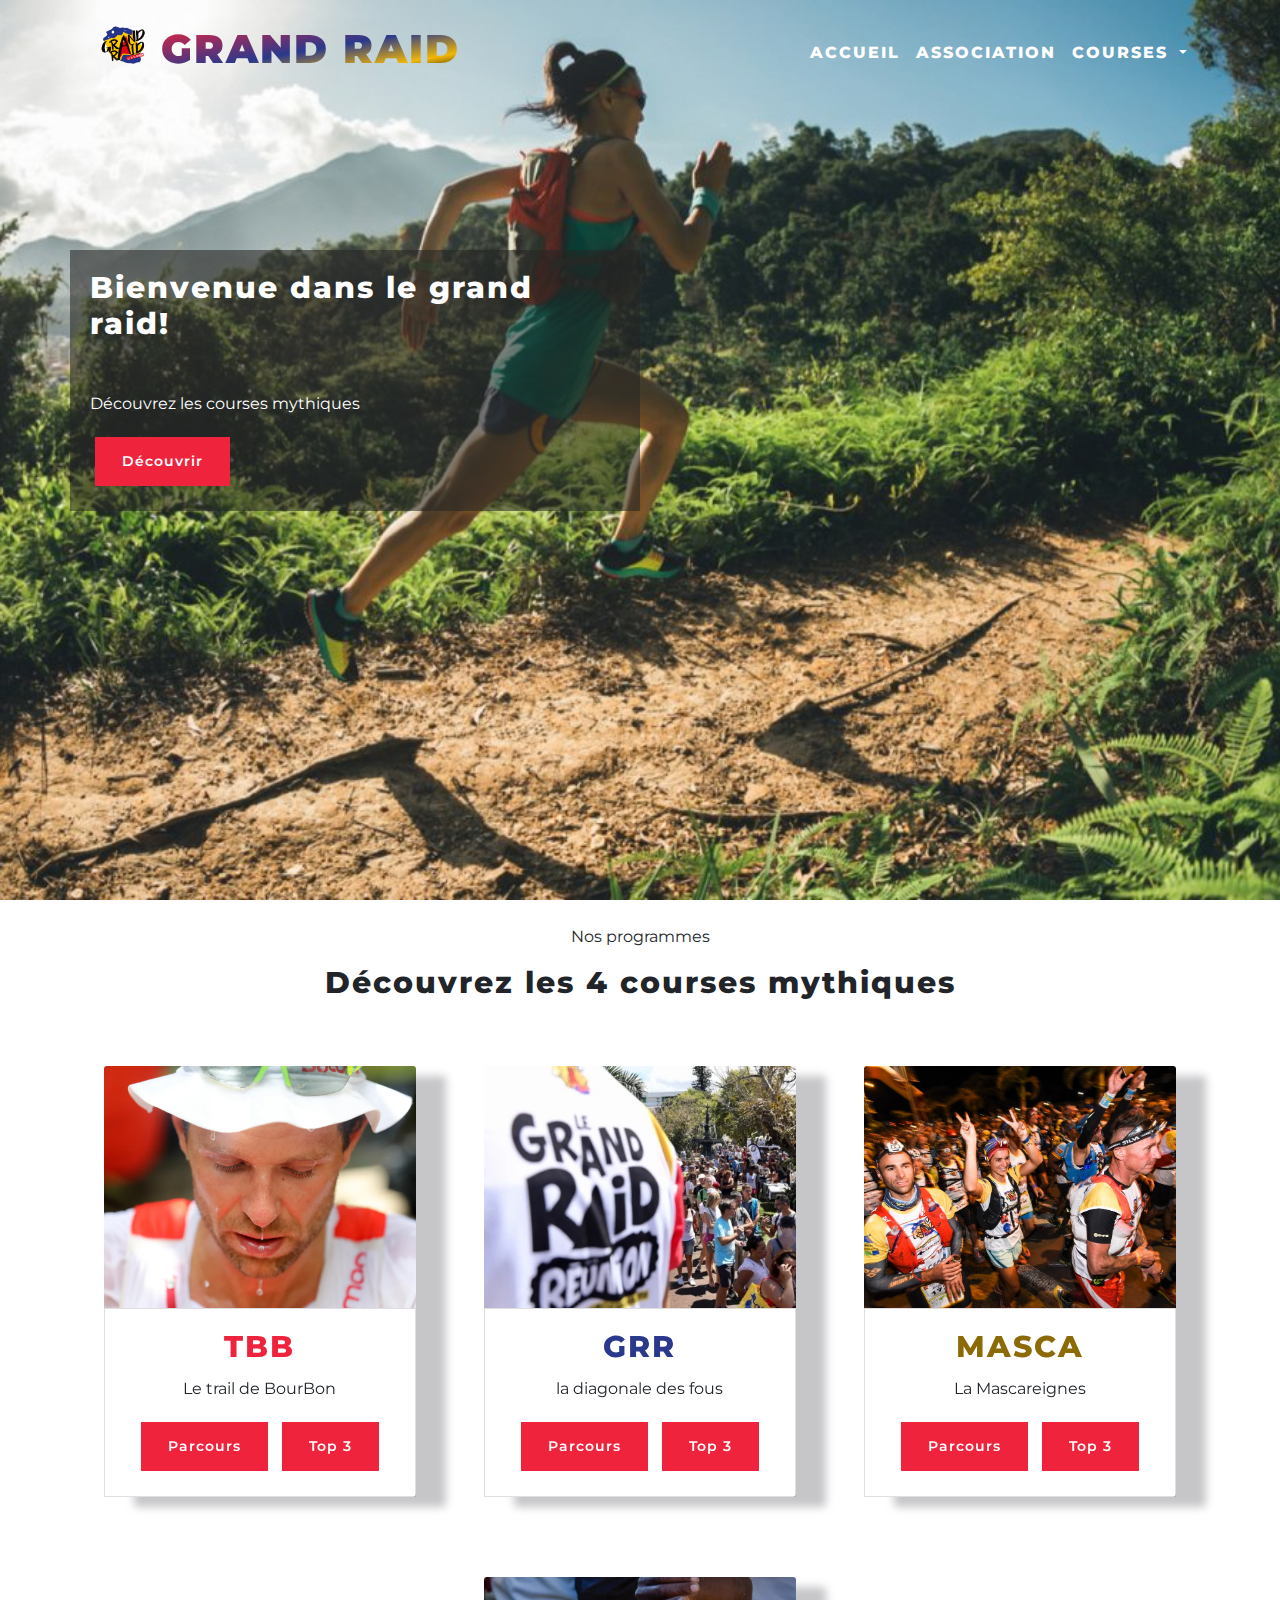
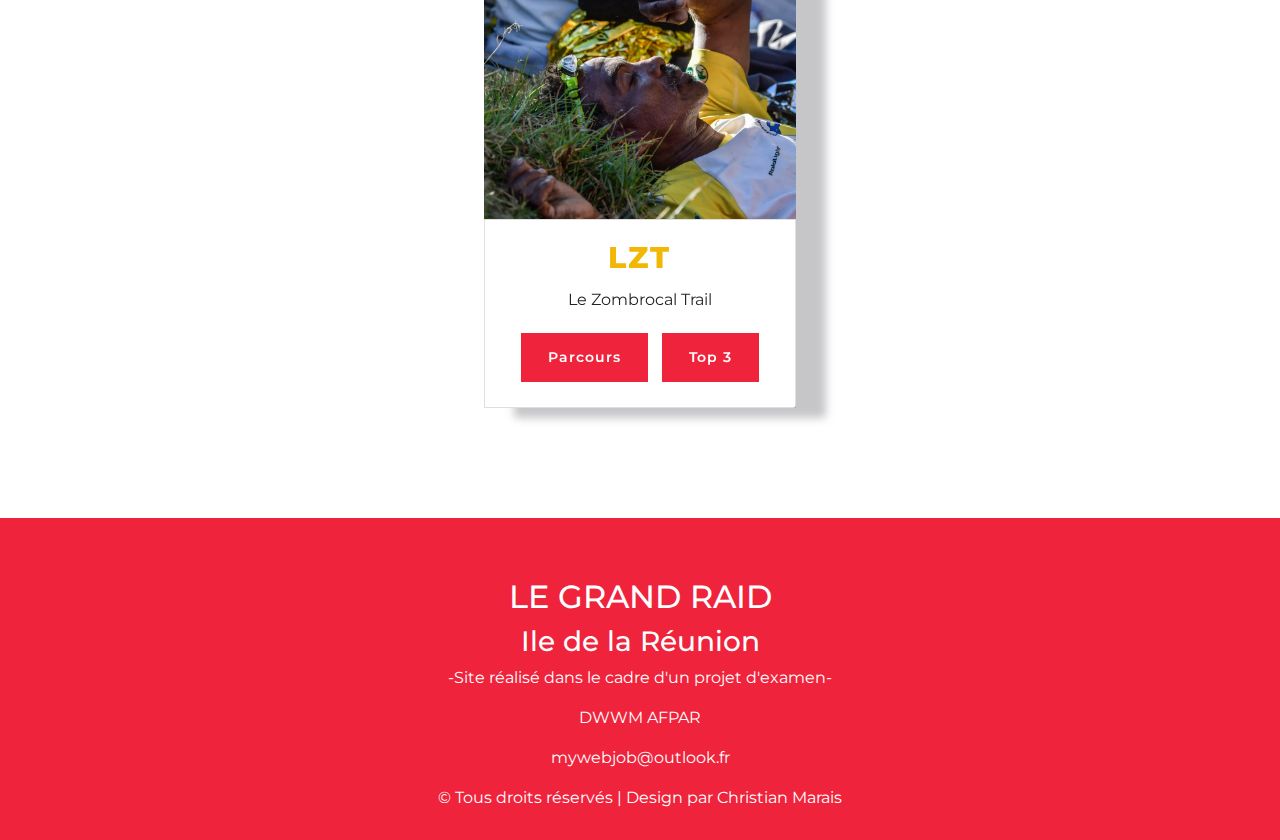
<file: assets/files/Grand_Raid/index.html>
<!DOCTYPE hmtl>
<html>
  <head>
    <meta charset="utf-8">
    <meta name="viewport" content="width=device-width, initial-scale=1.0">
    <title>
      Le grand raid
    </title>
    <link href="images/logo.png" rel="icon">
    <!-- CSS -->       
    <link rel="stylesheet" href="asset\bootstrap-4.6.0-dist\bootstrap-4.6.0-dist\css\bootstrap.min.css" />
    <link rel="stylesheet" href="asset\leaflet\leaflet.css" />
    <link rel="stylesheet" type="text/css" href="asset\Leaflet.markercluster-0.2\dist\MarkerCluster.css" />

    <link rel="stylesheet" href="asset\css\styles.css"/>
  </head>

  <body>
    <header class="header sticky" id="header-page-accueil">
        <div class="container">
          <nav class="navbar navbar-expand-lg fixed-top-navbar navbar-light">
            <a class="navbar-brand" href="#">
                <img src="images/logo.png" class="logo"alt="logo">
                <h1>GRAND RAID</h1>
            </a>
            <button class="navbar-toggler" type="button" data-toggle="collapse" data-target="#navbarNav" aria-controls="navbarNav" aria-expanded="false" aria-label="Toggle navigation">
              <span class="navbar-toggler-icon"></span>
            </button>
          
            <div class="collapse navbar-collapse nav-link-color" id="navbarNav">
              <ul class="navbar-nav ml-lg-auto">
                <li class="nav-item active text-white">
                  <a class="nav-link nav-link-color" href="index.html">Accueil <span class="sr-only">(current)</span></a>
                </li>
                <li class="nav-item">
                  <a class="nav-link nav-link-color" href="pages\lassociation.html">Association</a>
                </li>
                <li class="nav-item dropdown">
                  <a class="nav-link nav-link-color dropdown-toggle" href="#" id="navbarDropdown" role="button" data-toggle="dropdown" aria-expanded="false">
                    Courses
                  </a>
                  <div class="dropdown-menu" aria-labelledby="navbarDropdown">
                    <a class="dropdown-item" href="pages\letraildebourbon.html">TBB</a>
                    <div class="dropdown-divider"></div>
                    <a class="dropdown-item" href="pages\letraildebourbon.html">GRR</a>
                    <div class="dropdown-divider"></div>
                    <a class="dropdown-item" href="pages\letraildebourbon.html">MASCA</a>
                    <div class="dropdown-divider"></div>
                    <a class="dropdown-item" href="pages\letraildebourbon.html">LZT</a>
                  </div>
                </li>
              </ul>
            </div>
          </nav>
        </div>
    </header>
    <section class="banniere">
        <div class="container">
          <div class="row">
            <div class="col-sm-6 text-white banniere-contenu">
              <h2>
                Bienvenue dans le grand raid!
              </h2>
              <p>
                Découvrez les courses mythiques
              </p>
              <a href='#course-section' type='button' class="btn btn-primary btnCTA">
              Découvrir 
              </a>
              
            </div>
          </div>
        </div>
      </section>
        <!-- Team Start -->
    <section class="course-section" id="course-section">
      <div class=" text-center">
        <p>Nos programmes</p>
        <h2>Découvrez les 4 courses mythiques</h2>
      </div>
      <div class="container">
        <div class="row text-center course-contenu">
            <div class="col-12 col-sm-6 col-md-4 col-lg-3 cards">
                <div class="card">
                    <img src="images/4.webp" class="card-img-top" alt="...">
                    <div class="card-body ">
                        <h2 class="card-title color-secondaire">TBB</h2>
                        <p class="card-text">Le trail de BourBon </p>
                        <a href="pages\letraildebourbon.html" class="btn btn-primary">Parcours</a>
                        <a href="pages\letraildebourbon.html?top3" class="btn btn-primary">Top 3</a>
                    </div>
                </div>
            </div>

            <div class="col-12 col-sm-6 col-md-4 col-lg-3 cards">
                <div class="card">
                    <img src="images/1.webp" class="card-img-top " alt="...">
                    <div class="card-body ">
                        <h2 class="card-title color-primaire">GRR</h2>
                        <p class="card-text">la diagonale des fous</p>
                        <a href="pages\letraildebourbon.html" class="btn btn-primary">Parcours</a>
                        <a href="pages\letraildebourbon.html?top3" class="btn btn-primary">Top 3</a>
                    </div>
                </div>
            </div>

            <div class="col-12 col-sm-6 col-md-4 col-lg-3 cards">
                <div class="card">
                    <img src="images/2.webp" class="card-img-top" alt="...">
                    <div class="card-body ">
                        <h2 class="card-title color-quatrieme">MASCA</h2>
                        <p class="card-text">La Mascareignes</p>
                        <a href="pages\letraildebourbon.html" class="btn btn-primary">Parcours</a>
                        <a href="pages\letraildebourbon.html?top3" class="btn btn-primary">Top 3</a>
                    </div>
                </div>
            </div>
            <div class="col-12 col-sm-6 col-md-4 col-lg-3 cards">
                <div class="card">
                    <img src="images/3.webp" class="card-img-top" alt="...">
                    <div class="card-body ">
                        <h2 class="card-title color-tertiaire">LZT</h2>
                        <p class="card-text">Le Zombrocal Trail</p>
                        <a href="pages\letraildebourbon.html" class="btn btn-primary">Parcours</a>
                        <a href="pages\letraildebourbon.html?top3" class="btn btn-primary">Top 3</a>
                    </div>
                </div>
            </div>
        </div>
      </div>
    </section>
    <footer class="footer text-center text-white">
        <div class="container-fluid">
          <div class="container">
            <div>
              <h2>LE GRAND RAID</h2>
              <h3>Ile de la Réunion</h3>
              <div>
                <p>-Site réalisé dans le cadre d'un projet d'examen-</p>
                <p>DWWM AFPAR</p>
                <p>mywebjob@outlook.fr</p>
              </div>
            </div>
          </div>
          <div>
            <p class="copyright">&copy; Tous droits réservés | Design par Christian Marais</p>
          </div>
        </div>
    </footer>
    <script src="asset\Jquery\jquery.js"></script>
    <script src="asset\bootstrap-4.6.0-dist\bootstrap-4.6.0-dist\js\bootstrap.bundle.min.js" ></script>
    <script src="asset\leaflet\leaflet.js"></script>
    <script type='text/javascript' src='asset\Leaflet.markercluster-0.2\dist\marcluster.js'></script>
    <script type='text/javascript' src='asset\script.js'></script>
  </body>
</html>
</file>
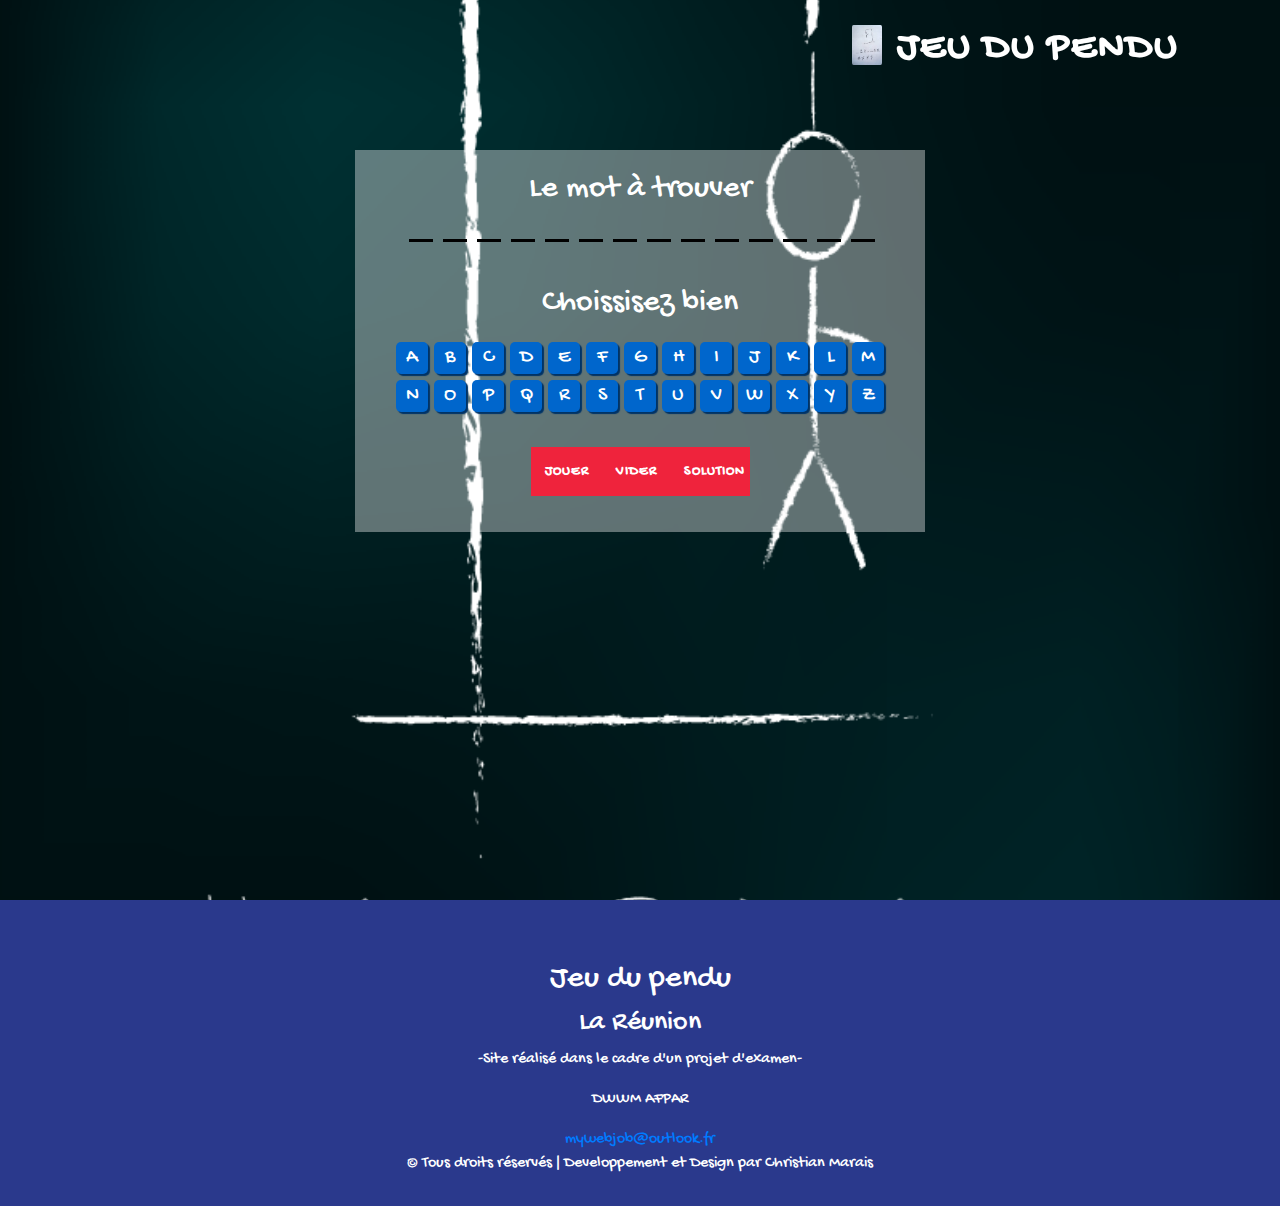
<file: assets/files/lependu/index.html>
<!DOCTYPE hmtl>
<html>
  <head>
    <meta charset="utf-8">
    <meta name="viewport" content="width=device-width, initial-scale=1.0">
    <title>
      Jeu du Pendu
    </title>
    <link href="images/logo.png" rel="icon">
    <!-- CSS -->       
    <link rel="stylesheet" href="asset\bootstrap-4.6.0-dist\bootstrap-4.6.0-dist\css\bootstrap.min.css" />
    <link rel="stylesheet" href="asset\css\styles.css"/>
  </head>

  <body>
    <header class="header sticky" id="header-page-accueil">
      <div class="container">
        <nav class="navbar navbar-expand-lg fixed-top-navbar navbar-light ">
          <a class="navbar-brand" href="#">
              <img src="images/logo.png" class="logo"alt="logo">
              <h1>Jeu du Pendu</h1>
          </a>
        </nav>
      </div>
    </header>
    <section class="banniere">
        <div class="container">
          <div class="row">
            <div class="col-sm-6 text-white banniere-contenu">
              <div class="word ">
                <div class="boite">
                  <div>
                    <form>
                      <fieldset class="clavier ">
                        <legend class="text-center">
                          <h2 class="text-white">
                            Le mot à trouver
                          </h2>
                        </legend>
                        <input readonly="readonly" class="current-letter">
                        <input readonly="readonly" class="current-letter">
                        <input readonly="readonly" class="current-letter">
                        <input readonly="readonly" class="current-letter">
                        <input readonly="readonly" class="current-letter">
                        <input readonly="readonly" class="current-letter">
                        <input readonly="readonly" class="current-letter">
                        <input readonly="readonly" class="current-letter">
                        <input readonly="readonly" class="current-letter">
                        <input readonly="readonly" class="current-letter">
                        <input readonly="readonly" class="current-letter">
                        <input readonly="readonly" class="current-letter">
                        <input readonly="readonly" class="current-letter">
                        <input readonly="readonly" class="current-letter">
                      </fieldset>
                      <p id="compteur" class="color-tertiaire">

                      </p>
                    </form>
                  </div>
                </div>
            </div>
            <div>
              <form>
                <fieldset>
                  <legend class=text-center>
                  <h2 class="text-white">
                    Choissisez bien
                  </h2>
                  </legend>
                  <div class="lettre clavier">
                    <input id="1" type="button" class="button_game button_alt" value="a">
                      
                    <input id="2" type="button" class="button_game button_alt  " value="b">
                      
                    <input id="3" type="button" class="button_game button_alt  " value="c">
                      

                    <input id="4" type="button" class="button_game button_alt  " value="d">
                      
                    <input id="5" type="button" class="button_game button_alt  " value="e">
                      
                    <input id="6" type="button" class="button_game button_alt  " value="f">
                      
                    <input id="7" type="button" class="button_game button_alt  " value="g">
                      
                  
                    <input id="8" type="button" class="button_game button_alt  " value="h">
                      
                    <input id="9" type="button" class="button_game button_alt  " value="i">
                      
                    <input id="10" type="button" class="button_game button_alt  " value="j">
                      
                    <input id="11" type="button" class="button_game button_alt  " value="k">
                      
                    
                    <input id="12" type="button" class="button_game button_alt  " value="l">
                      
                    <input id="13" type="button" class="button_game button_alt  " value="m">
                      
                    <input id="14" type="button" class="button_game button_alt  " value="n">
                      
                    <input id="15" type="button" class="button_game button_alt  " value="o">
                      
                    
                    <input id="16" type="button" class="button_game button_alt  " value="p">
                      
                    <input id="17" type="button" class="button_game button_alt  " value="q">
                      
                    <input id="18" type="button" class="button_game button_alt  " value="r">
                      
                    <input id="19" type="button" class="button_game button_alt  " value="s">
                    
                    <input id="20" type="button" class="button_game button_alt  " value="t">
                    
                    <input id="21" type="button" class="button_game button_alt  " value="u">
                    
                    <input id="22" type="button" class="button_game button_alt  " value="v">
                    
                    <input id="23" type="button" class="button_game button_alt  " value="w">
                    
                    <input id="24" type="button" class="button_game button_alt  " value="x">
                    
                    <input id="25" type="button" class="button_game button_alt  " value="y">
                    
                    <input id="26" type="button" class="button_game button_alt  " value="z">
                  
                  </div>
                </fieldset>
              </form>
            </div>
            <div class="">
              <form class="text-center">
                <div class="btn-group" role="group">
                  <button type="button" class="btn" id="lancer">
                    JOUER
                  </button>
              
                  <button type="button" class="btn" id="verifier" style="display:none;">
                    VERIFIER
                  </button>
                  
                  <button type="button" class="btn " id="reinitialiser" >
                    VIDER
                  </button>
              
              
                  <button type="button" class="btn " id="solution" >
                    SOLUTION
                  </button>
                </div>  
              </form>
            </div>
          </div>
             
              
            </div>
            </div>
          </div>
        </div>
      </section>
    <footer class="footer text-center text-white">
        <div class="container-fluid">
          <div class="container">
            <div>
              <h2>Jeu du pendu</h2>
              <h3>La Réunion</h3>
              <div>
                <p>-Site réalisé dans le cadre d'un projet d'examen-</p>
                <p>DWWM AFPAR</p>
                <a href="mailto:mywebjob@outlook.fr">mywebjob@outlook.fr</a>
              </div>
            </div>
          </div>
          <div>
            <p class="copyright">&copy; Tous droits réservés | Developpement et Design par Christian Marais</p>
          </div>
        </div>
    </footer>
    <script src="asset\Jquery\jquery.js"></script>
    <script src="asset\bootstrap-4.6.0-dist\bootstrap-4.6.0-dist\js\bootstrap.bundle.min.js" ></script>
    <script type='text/javascript' src='asset\script.js'></script>
  </body>
</html>
</file>
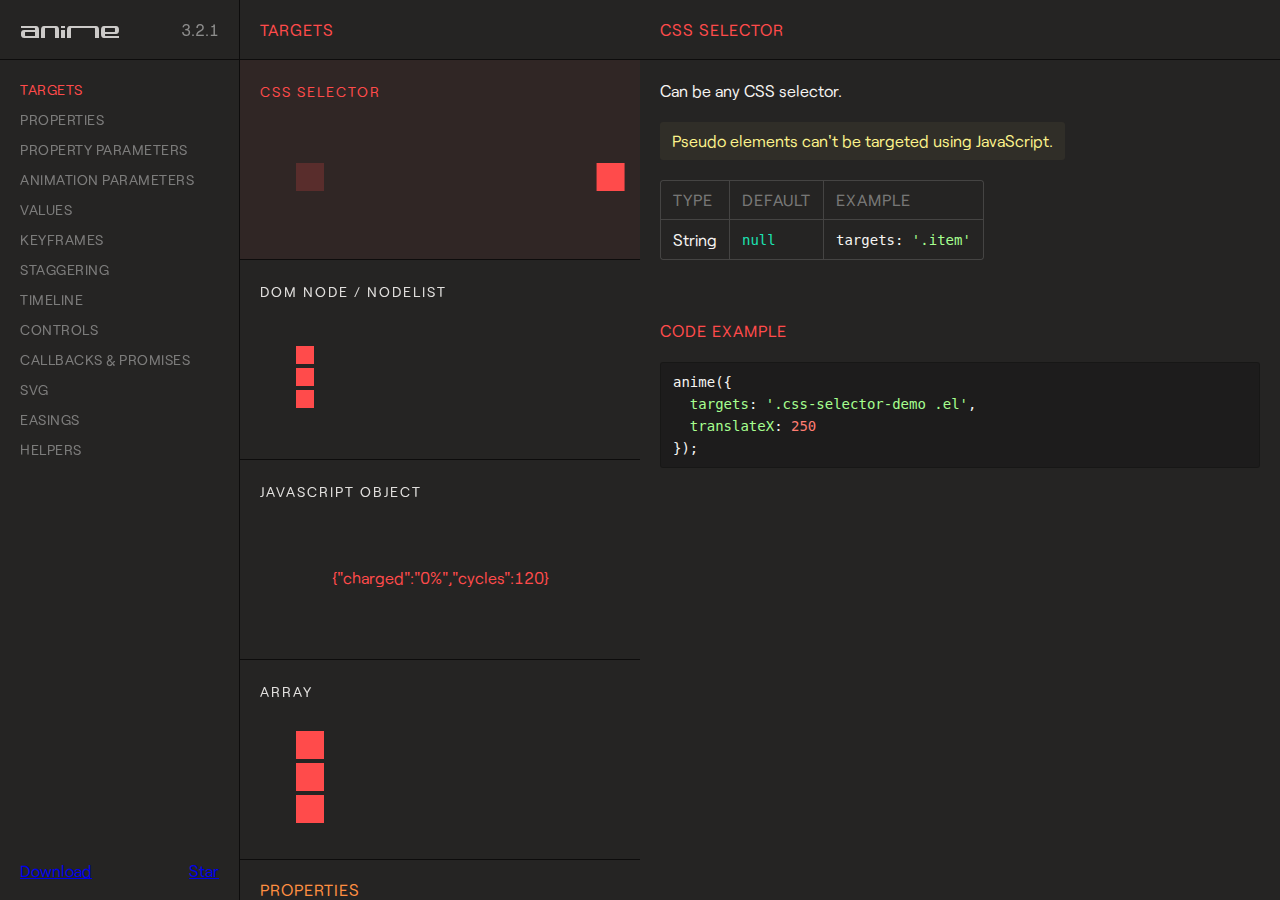
<file: assets/js/anime-master/anime-master/documentation/index.html>
<!DOCTYPE html>
<html>
<head>
  <title>Documentation | anime.js</title>
  <meta charset="utf-8">
  <meta name="viewport" content="width=device-width, initial-scale=1, maximum-scale=1">

  <meta property="og:title" content="anime.js">
  <meta property="og:url" content="https://animejs.com">
  <meta property="og:description" content="Javascript animation engine">
  <meta property="og:image" content="https://animejs.com/documentation/assets/img/social-media-image.png">

  <meta name="twitter:card" content="summary_large_image">
  <meta name="twitter:site" content="@juliangarnier">
  <meta name="twitter:creator" content="@juliangarnier">
  <meta name="twitter:title" content="anime.js">
  <meta name="twitter:description" content="Javascript animation engine">
  <meta name="twitter:image" content="https://animejs.com/documentation/assets/img/social-media-image.png">

  <link rel="apple-touch-icon-precomposed" href="assets/img/apple-touch-icon.png">
  <link rel="icon" type="image/png" href="assets/img/favicon.png" >

  <link href="//cloud.typenetwork.com/projects/2160/fontface.css/" rel="stylesheet" type="text/css">

  <link href="assets/css/animejs.css" rel="stylesheet">
  <link href="assets/css/anime-theme.css" rel="stylesheet">
  <link href="assets/css/documentation.css" rel="stylesheet">

  <script src="../lib/anime.min.js"></script>
</head>
<body>
  <div class="content">
    <header class="header">
    <a class="logo" href="https://github.com/juliangarnier/anime/">
      <img class="anime-mini-logo" src="assets/img/anime-mini-logo.svg" />
      <span class="version-number"></span>
    </a>
    </header>
    <section class="pane sidebar">
      <nav class="navigation"></nav>
      <div class="sidebar-info">
        <a class="github-button" href="https://github.com/juliangarnier/anime/archive/master.zip" data-color-scheme="no-preference: dark; light: dark; dark: dark;" data-icon="octicon-cloud-download" aria-label="Download juliangarnier/anime on GitHub">Download</a>
        <a class="github-button" href="https://github.com/juliangarnier/anime" data-color-scheme="no-preference: dark; light: dark; dark: dark;" data-show-count="true" aria-label="Star juliangarnier/anime on GitHub">Star</a>
      </div>
    </section>
    <section class="pane demos">

<!-- TARGETS -->
<article id="targets" class="color-targets">
  <header>
    <h2 class="demos-title">Targets</h2>
  </header>

<div id="cssSelector" class="demo">
  <h3 class="demo-title">CSS Selector</h3>
  <div class="demo-description">
    <p>Can be any CSS selector.</p>
    <p class="bubble warning">Pseudo elements can't be targeted using JavaScript.</p>
    <table>
      <thead>
        <td>Type</td>
        <td>Default</td>
        <td>Example</td>
      </thead>
      <tr>
        <td>String</td>
        <td><code>null</code></td>
        <td><code>targets: '.item'</code></td>
      </tr>
    </table>
  </div>
  <div class="demo-content css-selector-demo">
    <div class="line">
      <div class="square shadow"></div>
      <div class="square el"></div>
    </div>
  </div>
  <script>var cssSelector = function() {
/*DEMO*/
anime({
  targets: '.css-selector-demo .el',
  translateX: 250
});
/*DEMO*/
}
  </script>

</div>

<div id="domNode" class="demo">
  <h3 class="demo-title">DOM Node / NodeList</h3>
  <div class="demo-description">
    <p>
      Can be any DOM Node or NodeList.
    </p>
    <table>
      <thead>
        <td>Type</td>
        <td>Default</td>
        <td>Example</td>
      </thead>
      <tr>
        <td>DOM Node</td>
        <td><code>null</code></td>
        <td><code>targets: el.querySelector('.item')</code></td>
      </tr>
      <tr>
        <td>NodeList</td>
        <td><code>null</code></td>
        <td><code>targets: el.querySelectorAll('.item')</code></td>
      </tr>
    </table>
  </div>
  <div class="demo-content dom-node-demo">
    <div class="line">
      <div class="small square shadow"></div>
      <div class="small square el"></div>
    </div>
    <div class="line">
      <div class="small square shadow"></div>
      <div class="small square el"></div>
    </div>
    <div class="line">
      <div class="small square shadow"></div>
      <div class="small square el"></div>
    </div>
  </div>
  <script>var domNode = function() {
/*DEMO*/
var elements = document.querySelectorAll('.dom-node-demo .el');

anime({
  targets: elements,
  translateX: 270
});
/*DEMO*/
}
  </script>
</div>

<div id="JSobject" class="demo">
  <h3 class="demo-title">JavaScript Object</h3>
  <div class="demo-description">
    <p>
      A JavaScript Object with at least one property containing a numerical value.
    </p>
    <table>
      <thead>
        <td>Type</td>
        <td>Default</td>
        <td>Example</td>
      </thead>
      <tr>
        <td>Object</td>
        <td><code>null</code></td>
        <td><code>targets: myObjectProp</code></td>
      </tr>
    </table>
  </div>
  <div class="demo-content">
    <pre class="battery-log">{"charged":"0%","cycles":120}</pre>
  </div>
  <script>var JSobject = function() {
/*DEMO*/
var logEl = document.querySelector('.battery-log');

var battery = {
  charged: '0%',
  cycles: 120
}

anime({
  targets: battery,
  charged: '100%',
  cycles: 130,
  round: 1,
  easing: 'linear',
  update: function() {
    logEl.innerHTML = JSON.stringify(battery);
  }
});
/*DEMO*/
}
  </script>
<script>
</script>
</div>

<div id="array" class="demo">
  <h3 class="demo-title">Array</h3>
  <div class="demo-description">
    <p>
      An array containing multiple targets.
    </p>
    <p class="bubble info">
      Accepts mixed types. E.g. <code>['.el', domNode, jsObject]</code>
    </p>
    <table>
      <thead>
        <td>Type</td>
        <td>Default</td>
        <td>Example</td>
      </thead>
      <tr>
        <td>Array</td>
        <td><code>null</code></td>
        <td><code>targets: ['.item', el.getElementById('#thing')]</code></td>
      </tr>
    </table>
  </div>
  <div class="demo-content mixed-array-demo">
    <div class="line">
      <div class="square shadow"></div>
      <div class="square el el-01"></div>
    </div>
    <div class="line">
      <div class="square shadow"></div>
      <div class="square el el-02"></div>
    </div>
    <div class="line">
      <div class="square shadow"></div>
      <div class="square el el-03"></div>
    </div>
  </div>
  <script>var array = function() {
/*DEMO*/
var el = document.querySelector('.mixed-array-demo .el-01');

anime({
  targets: [el, '.mixed-array-demo .el-02', '.mixed-array-demo .el-03'],
  translateX: 250
});
/*DEMO*/
}
  </script>

</div>

</article>
<!-- -->

<!-- ANIMATABLE PROPERTIES -->
<article id="properties" class="color-properties">
<header>
  <h2 class="demos-title">Properties</h2>
</header>

<div id="cssProperties" class="demo">
  <h3 class="demo-title">CSS Properties</h3>
  <div class="demo-description">
    <p>
      Any CSS properties can be animated.
    </p>
    <p class="bubble warning">
      Most CSS properties will cause layout changes or repaint, and will result in choppy animation.
      Prioritize opacity and CSS transforms as much as possible.
    </p>
    <p>More details about accepted values in the <a class="color-values" href="#unitlessValue">values</a> section.</p>
    <table>
      <thead>
        <td>Example</td>
        <td>value</td>
      </thead>
      <tr>
        <td><code>opacity</code></td>
        <td><code>.5</code></td>
      </tr>
      <tr>
        <td><code>left</code></td>
        <td><code>'100px'</code></td>
      </tr>
    </table>
  </div>
  <div class="demo-content css-prop-demo">
    <div class="large square shadow"></div>
    <div class="large square el"></div>
  </div>
  <script>var cssProperties = function() {
/*DEMO*/
anime({
  targets: '.css-prop-demo .el',
  left: '240px',
  backgroundColor: '#FFF',
  borderRadius: ['0%', '50%'],
  easing: 'easeInOutQuad'
});
/*DEMO*/
}
  </script>
</div>

<div id="CSStransforms" class="demo">
  <h3 class="demo-title">CSS Transforms</h3>
  <div class="demo-description">
    <p>
      Animate CSS transforms properties individually.
    </p>
    <p class="bubble info">
      It's possible to specify different timing for each transforms properties, more details in the <a class="color-prop-params" href="#specificPropParameters">specific property parameters</a> section.
    </p>
    <p>More details about accepted values in the <a class="color-values" href="#unitlessValue">values</a> section.</p>
    <table>
      <thead>
        <td>Valid properties</td>
        <td>Default unit</td>
      </thead>
      <tr><td><code>'translateX'</code></td><td><code>'px'</code></td></tr>
      <tr><td><code>'translateY'</code></td><td><code>'px'</code></td></tr>
      <tr><td><code>'translateZ'</code></td><td><code>'px'</code></td></tr>
      <tr><td><code>'rotate'</code></td><td><code>'deg'</code></td></tr>
      <tr><td><code>'rotateX'</code></td><td><code>'deg'</code></td></tr>
      <tr><td><code>'rotateY'</code></td><td><code>'deg'</code></td></tr>
      <tr><td><code>'rotateZ'</code></td><td><code>'deg'</code></td></tr>
      <tr><td><code>'scale'</code></td><td><code>—</code></td></tr>
      <tr><td><code>'scaleX'</code></td><td><code>—</code></td></tr>
      <tr><td><code>'scaleY'</code></td><td><code>—</code></td></tr>
      <tr><td><code>'scaleZ'</code></td><td><code>—</code></td></tr>
      <tr><td><code>'skew'</code></td><td><code>'deg'</code></td></tr>
      <tr><td><code>'skewX'</code></td><td><code>'deg'</code></td></tr>
      <tr><td><code>'skewY'</code></td><td><code>'deg'</code></td></tr>
      <tr><td><code>'perspective'</code></td><td><code>'px'</code></td></tr>
    </table>
  </div>
  <div class="demo-content css-transforms-demo">
    <div class="square shadow"></div>
    <div class="square el"></div>
  </div>
  <script>var CSStransforms = function() {
/*DEMO*/
anime({
  targets: '.css-transforms-demo .el',
  translateX: 250,
  scale: 2,
  rotate: '1turn'
});
/*DEMO*/
}
  </script>
</div>

<div id="JSobjProp" class="demo">
  <h3 class="demo-title">Object properties</h3>
  <div class="demo-description">
    <p>
      Any Object property containing a numerical value can be animated.<br>
      More details about accepted values in the <a class="color-values" href="#unitlessValue">values</a> section.
    </p>
    <table>
      <thead>
        <td>Example</td>
        <td>value</td>
      </thead>
      <tr>
        <td><code>prop1</code></td>
        <td><code>50</code></td>
      </tr>
      <tr>
        <td><code>'prop2'</code></td>
        <td><code>'100%'</code></td>
      </tr>
    </table>
  </div>
  <div class="demo-content">
    <pre class="js-object-log">{"prop1":0,"prop2":"0%"}</pre>
  </div>
  <script>var JSobjProp = function() {
/*DEMO*/
var objPropLogEl = document.querySelector('.js-object-log');

var myObject = {
  prop1: 0,
  prop2: '0%'
}

anime({
  targets: myObject,
  prop1: 50,
  prop2: '100%',
  easing: 'linear',
  round: 1,
  update: function() {
    objPropLogEl.innerHTML = JSON.stringify(myObject);
  }
});
/*DEMO*/
}
  </script>
</div>

<div id="domAttr" class="demo">
  <h3 class="demo-title">DOM Attributes</h3>
  <div class="demo-description">
    <p>
      Any DOM Attributes containing a numerical value can be animated.<br>
      More details about accepted values in the <a class="color-values" href="#unitlessValue">values</a> section.
    </p>
    <table>
      <thead>
        <td>Example</td>
        <td>value</td>
      </thead>
      <tr>
        <td><code>value</code></td>
        <td><code>1000</code></td>
      </tr>
      <tr>
        <td><code>volume</code></td>
        <td><code>0</code></td>
      </tr>
      <tr>
        <td><code>data-custom</code></td>
        <td><code>'3 dogs'</code></td>
      </tr>
    </table>
  </div>
  <div class="demo-content dom-attribute-demo">
    <input class="el text-output" value="0"></input>
  </div>
  <script>var domAttr = function() {
/*DEMO*/
anime({
  targets: '.dom-attribute-demo input',
  value: [0, 1000],
  round: 1,
  easing: 'easeInOutExpo'
});
/*DEMO*/
}
  </script>
</div>

<div id="svgAttr" class="demo">
  <h3 class="demo-title">SVG Attributes</h3>
  <div class="demo-description">
    <p>
      Like any other <a class="color-properties" href="#domAttr">DOM attributes</a>, all SVG attributes containing at least one numerical value can be animated.<br>
      More details about accepted values in the <a class="color-values" href="#unitlessValue">values</a> section and SVG animation in the <a class="color-svg" href="#motionPath">SVG</a> section.
    </p>
    <table>
      <thead>
        <td>Example</td>
        <td>value</td>
      </thead>
      <tr>
        <td><code>points</code></td>
        <td><code>'64 68.64 8.574 100 63.446 67.68 64 4 64.554 67.68 119.426 100'</code></td>
      </tr>
      <tr>
        <td><code>scale</code></td>
        <td><code>1</code></td>
      </tr>
      <tr>
        <td><code>baseFrequency</code></td>
        <td><code>0</code></td>
      </tr>
    </table>
  </div>
  <div class="demo-content align-center svg-attributes-demo">
<svg width="128" height="128" viewBox="0 0 128 128">
  <filter id="displacementFilter">
    <feTurbulence type="turbulence" baseFrequency=".05" numOctaves="2" result="turbulence"/>
    <feDisplacementMap in2="turbulence" in="SourceGraphic" scale="15" xChannelSelector="R" yChannelSelector="G"/>
  </filter>
  <polygon points="64 68.64 8.574 100 63.446 67.68 64 4 64.554 67.68 119.426 100" style="filter: url(#displacementFilter)" fill="currentColor"/>
</svg>
  </div>
  <script>var svgAttr = function() {
  // Needed to reset demo
  var polyEl = document.querySelector('.svg-attributes-demo polygon');
  var feTurbulenceEl = document.querySelector('feTurbulence');
  var feDisplacementMap = document.querySelector('feDisplacementMap');
  polyEl.setAttribute('points', '64 68.64 8.574 100 63.446 67.68 64 4 64.554 67.68 119.426 100');
  feTurbulenceEl.setAttribute('baseFrequency', '.05');
  feDisplacementMap.setAttribute('scale', '15');
/*DEMO*/
anime({
  targets: ['.svg-attributes-demo polygon', 'feTurbulence', 'feDisplacementMap'],
  points: '64 128 8.574 96 8.574 32 64 0 119.426 32 119.426 96',
  baseFrequency: 0,
  scale: 1,
  loop: true,
  direction: 'alternate',
  easing: 'easeInOutExpo'
});
/*DEMO*/
}
  </script>

</div>

</article>
<!-- -->

<!-- PROPERTY PARAMETERS -->
<article id="propertyParameters" class="color-prop-params">
  <header>
    <h2 class="demos-title">Property parameters</h2>
  </header>

<div id="duration" class="demo">
  <h3 class="demo-title">Duration</h3>
  <div class="demo-description">
    <p>
      Defines the duration in milliseconds of the animation.
    </p>
    <table>
      <thead>
        <td>Type</td>
        <td>Default</td>
        <td>Example</td>
      </thead>
      <tr>
        <td>Number</td>
        <td><code>1000</code></td>
        <td><code>3000</code></td>
      </tr>
      <tr>
        <td>anime.stagger</td>
        <td>See <a class="color-staggering" href="#staggeringBasics">staggering</a> section</td>
        <td><code>anime.stagger(150)</code></td>
      </tr>
      <tr>
        <td>Function</td>
        <td>See <a class="color-prop-params" href="#functionBasedParameters">function based parameters</a> section</td>
        <td><code>(el, i) => i * 150</code></td>
      </tr>
    </table>
  </div>
  <div class="demo-content duration-demo">
    <div class="label">3000 ms</div>
    <div class="square shadow"></div>
    <div class="square el"></div>
  </div>
  <script>var duration = function() {
/*DEMO*/
anime({
  targets: '.duration-demo .el',
  translateX: 250,
  duration: 3000
});
/*DEMO*/
}
  </script>
</div>

<div id="delay" class="demo">
  <h3 class="demo-title">Delay</h3>
  <div class="demo-description">
    <p>
      Defines the delay in milliseconds of the animation.
    </p>
    <table>
      <thead>
        <td>Type</td>
        <td>Default</td>
        <td>Example</td>
      </thead>
      <tr>
        <td>Number</td>
        <td><code>0</code></td>
        <td><code>1000</code></td>
      </tr>
      <tr>
        <td>anime.stagger</td>
        <td>See <a class="color-staggering" href="#staggeringBasics">staggering</a> section</td>
        <td><code>anime.stagger(150)</code></td>
      </tr>
      <tr>
        <td>Function</td>
        <td>See <a class="color-prop-params" href="#functionBasedParameters">function based parameters</a> section</td>
        <td><code>(el, i) => i * 150</code></td>
      </tr>
    </table>
  </div>
  <div class="demo-content delay-demo">
    <div class="label">1000 ms</div>
    <div class="square shadow"></div>
    <div class="square el"></div>
  </div>
  <script>var delay = function() {
/*DEMO*/
anime({
  targets: '.delay-demo .el',
  translateX: 250,
  delay: 1000
});
/*DEMO*/
}
  </script>
</div>

<div id="endDelay" class="demo">
  <h3 class="demo-title">end delay</h3>
  <div class="demo-description">
    <p>
      Adds some extra time in milliseconds at the end of the animation.
    </p>
    <table>
      <thead>
        <td>Type</td>
        <td>Default</td>
        <td>Example</td>
      </thead>
      <tr>
        <td>Number</td>
        <td><code>0</code></td>
        <td><code>1000</code></td>
      </tr>
      <tr>
        <td>anime.stagger</td>
        <td>See <a class="color-staggering" href="#staggeringBasics">staggering</a> section</td>
        <td><code>anime.stagger(150)</code></td>
      </tr>
      <tr>
        <td>Function</td>
        <td>See <a class="color-prop-params" href="#functionBasedParameters">function based parameters</a> section</td>
        <td><code>(el, i) => i * 150</code></td>
      </tr>
    </table>
  </div>
  <div class="demo-content end-delay-demo">
    <div class="label">1000 ms</div>
    <div class="square shadow"></div>
    <div class="square el"></div>
  </div>
  <script>var endDelay = function() {
/*DEMO*/
anime({
  targets: '.end-delay-demo .el',
  translateX: 250,
  endDelay: 1000,
  direction: 'alternate'
});
/*DEMO*/
}
  </script>

</div>

<div id="easing" class="demo">
  <h3 class="demo-title">Easing</h3>
  <div class="demo-description">
    <p>
      Defines the timing function of the animation.
    </p>
    <p class="bubble info">
      Check out the <a class="color-easings" href="#linearEasing">easings</a> section for a complete list of available easing and parameters.
    </p>
    <table>
      <thead>
        <td>Type</td>
        <td>Default</td>
        <td>Example</td>
      </thead>
      <tr>
        <td>String</td>
        <td><code>'easeOutElastic(1, .5)'</code></td>
        <td><code>easing: 'easeInOutQuad'</code></td>
      </tr>
    </table>
  </div>
  <div class="demo-content easing-demo">
    <div class="label">easeInOutExpo</div>
    <div class="square shadow"></div>
    <div class="square el"></div>
  </div>
  <script>var easing = function() {
/*DEMO*/
anime({
  targets: '.easing-demo .el',
  translateX: 250,
  easing: 'easeInOutExpo'
});
/*DEMO*/
}
  </script>

</div>

<div id="round" class="demo">
  <h3 class="demo-title">Round</h3>
  <div class="demo-description">
    <p>
      Rounds up the value to x decimals.
    </p>
    <table>
      <thead>
        <td>Type</td>
        <td>Default</td>
        <td>Example</td>
      </thead>
      <tr>
        <td>Number</td>
        <td><code>0</code></td>
        <td><code>round: 10</code></td>
      </tr>
    </table>
  </div>
  <div class="demo-content">
    <pre class="round-log">0</pre>
  </div>
  <script>var round = function() {
/*DEMO*/
var roundLogEl = document.querySelector('.round-log');

anime({
  targets: roundLogEl,
  innerHTML: [0, 10000],
  easing: 'linear',
  round: 10 // Will round the animated value to 1 decimal
});
/*DEMO*/
}
  </script>
</div>

<div id="specificPropParameters" class="demo">
  <h3 class="demo-title">Specific property parameters</h3>
  <div class="demo-description">
    <p>
      Defines specific parameters to each property of the animation using an Object as value.<br>
      Other properties that aren't specified in the Object are inheritted from the main animation.
    </p>
    <table>
      <thead>
        <td>Type</td>
        <td>Example</td>
      </thead>
      <tr>
        <td>Object</td>
<td><code>rotate: {
  value: 360,
  duration: 1800,
  easing: 'easeInOutSine'
}</code></td>
      </tr>
    </table>
  </div>
  <div class="demo-content specific-prop-params-demo">
    <div class="square shadow"></div>
    <div class="square el"></div>
  </div>
  <script>var specificPropParameters = function() {
/*DEMO*/
anime({
  targets: '.specific-prop-params-demo .el',
  translateX: {
    value: 250,
    duration: 800
  },
  rotate: {
    value: 360,
    duration: 1800,
    easing: 'easeInOutSine'
  },
  scale: {
    value: 2,
    duration: 1600,
    delay: 800,
    easing: 'easeInOutQuart'
  },
  delay: 250 // All properties except 'scale' inherit 250ms delay
});
/*DEMO*/
}
  </script>

</div>

<div id="functionBasedParameters" class="demo">
  <h3 class="demo-title">Function based parameters</h3>
  <div class="demo-description">
    <p>
      Get different values for every target and property of the animation.
    </p>
    <p>
      The function accepts 3 arguments:
    </p>
    <table>
      <thead>
        <td>Arguments</td>
        <td>Infos</td>
      </thead>
      <tr>
        <td><code>target</code></td>
        <td>The curent animated targeted element</td>
      </tr>
      <tr>
        <td><code>index</code></td>
        <td>The index of the animated targeted element</td>
      </tr>
      <tr>
        <td><code>targetsLength</code></td>
        <td>The total number of animated targets</td>
      </tr>
    </table>
    <p class="bubble info">
      See <a class="color-staggering" href="#staggeringBasics">staggering</a> section for easier values manipulation.
    </p>
  </div>
  <div class="demo-content function-based-params-demo">
    <div class="line">
      <div class="small label">delay = 0 * 100</div>
      <div class="small square shadow"></div>
      <div class="small square el"></div>
    </div>
    <div class="line">
      <div class="small label">delay = 1 * 100</div>
      <div class="small square shadow"></div>
      <div class="small square el"></div>
    </div>
    <div class="line">
      <div class="small label">delay = 2 * 100</div>
      <div class="small square shadow"></div>
      <div class="small square el"></div>
    </div>
  </div>
  <script>var functionBasedParameters = function() {
/*DEMO*/
anime({
  targets: '.function-based-params-demo .el',
  translateX: 270,
  direction: 'alternate',
  loop: true,
  delay: function(el, i, l) {
    return i * 100;
  },
  endDelay: function(el, i, l) {
    return (l - i) * 100;
  }
});
/*DEMO*/
}
  </script>

</div>

</article>
<!-- -->

<!-- ANIMATION PARAMETERS -->
<article id="animationParameters" class="color-anim-params">
  <header>
    <h2 class="demos-title">Animation parameters</h2>
  </header>

<div id="direction" class="demo">
  <h3 class="demo-title">Direction</h3>
  <div class="demo-description">
    <p>
      Defines the direction of the animation.
    </p>
    <table>
      <thead>
        <td>Accepts</td>
        <td>Infos</td>
      </thead>
      <tr>
        <td><code>'normal'</code></td>
        <td>Animation progress goes from 0 to 100%</td>
      </tr>
      <tr>
        <td><code>'reverse'</code></td>
        <td>Animation progress goes from 100% to 0%</td>
      </tr>
      <tr>
        <td><code>'alternate'</code></td>
        <td>Animation progress goes from 0% to 100% then goes back to 0%</td>
      </tr>
    </table>
  </div>
  <div class="demo-content">
    <div class="line">
      <div class="label">normal</div>
      <div class="square shadow"></div>
      <div class="square el dir-normal"></div>
    </div>
    <div class="line">
      <div class="label">reverse</div>
      <div class="square shadow"></div>
      <div class="square el dir-reverse"></div>
    </div>
    <div class="line">
      <div class="label">alternate</div>
      <div class="square shadow"></div>
      <div class="square el dir-alternate"></div>
    </div>
  </div>
  <script>var direction = function() {
/*DEMO*/
anime({
  targets: '.dir-normal',
  translateX: 250,
  easing: 'easeInOutSine'
});

anime({
  targets: '.dir-reverse',
  translateX: 250,
  direction: 'reverse',
  easing: 'easeInOutSine'
});

anime({
  targets: '.dir-alternate',
  translateX: 250,
  direction: 'alternate',
  easing: 'easeInOutSine'
});
/*DEMO*/
}
  </script>

</div>

<div id="loop" class="demo">
  <h3 class="demo-title">Loop</h3>
  <div class="demo-description">
    <p>
      Defines the number of iterations of your animation.
    </p>
    <table>
      <thead>
        <td>Accepts</td>
        <td>Infos</td>
      </thead>
      <tr>
        <td><code>Number</code></td>
        <td>The number of iterations</td>
      </tr>
      <tr>
        <td><code>true</code></td>
        <td>Loop indefinitely</td>
      </tr>
    </table>
  </div>
  <div class="demo-content">
    <div class="line">
      <div class="small label">normal 3 times</div>
      <div class="small square shadow"></div>
      <div class="small square el loop"></div>
    </div>
    <div class="line">
      <div class="small label">reverse 3 times</div>
      <div class="small square shadow"></div>
      <div class="small square el loop-reverse"></div>
    </div>
    <div class="line">
      <div class="small label">alternate 3 times</div>
      <div class="small square shadow"></div>
      <div class="small square el loop-alternate"></div>
    </div>
    <div class="line">
      <div class="small label">normal inifinite</div>
      <div class="small square shadow"></div>
      <div class="small square el loop-infinity"></div>
    </div>
    <div class="line">
      <div class="small label">inifinite reverse</div>
      <div class="small square shadow"></div>
      <div class="small square el loop-reverse-infinity"></div>
    </div>
    <div class="line">
      <div class="small label">inifinite alternate</div>
      <div class="small square shadow"></div>
      <div class="small square el loop-alternate-infinity"></div>
    </div>
  </div>
  <script>var loop = function() {
/*DEMO*/
anime({
  targets: '.loop',
  translateX: 270,
  loop: 3,
  easing: 'easeInOutSine'
});

anime({
  targets: '.loop-infinity',
  translateX: 270,
  loop: true,
  easing: 'easeInOutSine'
});

anime({
  targets: '.loop-reverse',
  translateX: 270,
  loop: 3,
  direction: 'reverse',
  easing: 'easeInOutSine'
});

anime({
  targets: '.loop-reverse-infinity',
  translateX: 270,
  direction: 'reverse',
  loop: true,
  easing: 'easeInOutSine'
});

anime({
  targets: '.loop-alternate',
  translateX: 270,
  loop: 3,
  direction: 'alternate',
  easing: 'easeInOutSine'
});

anime({
  targets: '.loop-alternate-infinity',
  translateX: 270,
  direction: 'alternate',
  loop: true,
  easing: 'easeInOutSine'
});
/*DEMO*/
}
  </script>
</div>

<div id="autoplay" class="demo">
  <h3 class="demo-title">Autoplay</h3>
  <div class="demo-description">
    <p>
      Defines if the animation should automatically starts or not.
    </p>
    <table>
      <thead>
        <td>Accepts</td>
        <td>Infos</td>
      </thead>
      <tr>
        <td><code>true</code></td>
        <td>Automatically starts the animation</td>
      </tr>
      <tr>
        <td><code>false</code></td>
        <td>Animation is paused by default</td>
      </tr>
    </table>
  </div>
  <div class="demo-content">
    <div class="line">
      <div class="label">autoplay: true</div>
      <div class="square shadow"></div>
      <div class="square el autoplay-true"></div>
    </div>
    <div class="line">
      <div class="label">autoplay: false</div>
      <div class="square shadow"></div>
      <div class="square el autoplay-false"></div>
    </div>
  </div>
  <script>var autoplay = function() {
/*DEMO*/
anime({
  targets: '.autoplay-true',
  translateX: 250,
  autoplay: true,
  easing: 'easeInOutSine'
});

anime({
  targets: '.autoplay-false',
  translateX: 250,
  autoplay: false,
  easing: 'easeInOutSine'
});
/*DEMO*/
}
  </script>
</div>

</article>
<!-- -->

<!-- VALUES -->
<article id="values" class="color-values">
<header>
  <h2 class="demos-title">Values</h2>
</header>

<div id="unitlessValue" class="demo">
  <h3 class="demo-title">Unitless</h3>
  <div class="demo-description">
    <p>
      If the original value has a unit, it will be automatically added to the animated value.
    </p>
    <table>
      <thead>
        <td>Type</td>
        <td>Example</td>
      </thead>
      <tr>
        <td>Number</td>
        <td><code>translateX: 250</code></td>
      </tr>
    </table>
  </div>
  <div class="demo-content unitless-values-demo">
    <div class="circle shadow"></div>
    <div class="circle el"></div>
  </div>
  <script>var unitlessValue = function() {
/*DEMO*/
anime({
  targets: '.unitless-values-demo .el',
  translateX: 250, // -> '250px'
  rotate: 540 // -> '540deg'
});
/*DEMO*/
}
  </script>

</div>

<div id="specificUnitValue" class="demo">
  <h3 class="demo-title">Specific unit</h3>
  <div class="demo-description">
    <p>
      Forces the animation to use a certain unit and will automatically convert the initial target value.
    </p>
    <p class="bubble warning">
      Conversion accuracy can vary depending of the unit used.<br>
      You can also define the initial value of the animation directly using an array, see the <a href="#fromToValues" class="color-values">from to values</a> section.
    </p>
    <table>
      <thead>
        <td>Type</td>
        <td>Example</td>
      </thead>
      <tr>
        <td>String</td>
        <td><code>width: '100%'</code></td>
      </tr>
    </table>
  </div>
  <div class="demo-content specific-unit-values-demo">
    <div class="square shadow"></div>
    <div class="square el"></div>
  </div>
  <script>var specificUnitValue = function() {
/*DEMO*/
anime({
  targets: '.specific-unit-values-demo .el',
  width: '100%', // -> from '28px' to '100%',
  easing: 'easeInOutQuad',
  direction: 'alternate',
  loop: true
});
/*DEMO*/
}
  </script>

</div>

<div id="relativeValues" class="demo">
  <h3 class="demo-title">Relative</h3>
  <div class="demo-description">
    <p>
      Adds, substracts or multiplies the original value.
    </p>
    <table>
      <thead>
        <td>Accepts</td>
        <td>Effect</td>
        <td>Example</td>
      </thead>
      <tr>
        <td><code>'+='</code></td>
        <td>Add</td>
        <td><code>'+=100'</code></td>
      </tr>
      <tr>
        <td><code>'-='</code></td>
        <td>Substract</td>
        <td><code>'-=2turn'</code></td>
      </tr>
      <tr>
        <td><code>'*='</code></td>
        <td>Multiply</td>
        <td><code>'*=10'</code></td>
      </tr>
    </table>
  </div>
  <div class="demo-content">
    <div class="circle shadow"></div>
    <div class="circle el relative-values"></div>
  </div>
  <script>var relativeValues = function() {
/*DEMO*/
var relativeEl = document.querySelector('.el.relative-values');
relativeEl.style.transform = 'translateX(100px)';

anime({
  targets: '.el.relative-values',
  translateX: {
    value: '*=2.5', // 100px * 2.5 = '250px'
    duration: 1000
  },
  width: {
    value: '-=20px', // 28 - 20 = '8px'
    duration: 1800,
    easing: 'easeInOutSine'
  },
  rotate: {
    value: '+=2turn', // 0 + 2 = '2turn'
    duration: 1800,
    easing: 'easeInOutSine'
  },
  direction: 'alternate'
});
/*DEMO*/
}
  </script>

</div>

<div id="colors" class="demo">
  <h3 class="demo-title">Colors</h3>
  <div class="demo-description">
    <p>
      <i>anime.js</i> accepts and converts Hexadecimal, RGB, RGBA, HSL, and HSLA color values.
    </p>
    <p class="bubble warning">
      CSS color codes ( e.g. : <code>'red', 'yellow', 'aqua'</code> ) are not supported.
    </p>
    <table>
      <thead>
        <td>Accepts</td>
        <td>Example</td>
      </thead>
      <tr>
        <td>Hexadecimal</td>
        <td><code>'#FFF'</code> or <code>'#FFFFFF'</code></td>
      </tr>
      <tr>
        <td>RGB</td>
        <td><code>'rgb(255, 255, 255)'</code></td>
      </tr>
      <tr>
        <td>RGBA</td>
        <td><code>'rgba(255, 255, 255, .2)'</code></td>
      </tr>
      <tr>
        <td>HSL</td>
        <td><code>'hsl(0, 100%, 100%)'</code></td>
      </tr>
      <tr>
        <td>HSLA</td>
        <td><code>'hsla(0, 100%, 100%, .2)'</code></td>
      </tr>
    </table>
  </div>
  <div class="demo-content colors-demo">
    <div class="line">
      <div class="small label">HEX</div>
      <div class="small circle shadow"></div>
      <div class="small circle el color-hex"></div>
    </div>
    <div class="line">
      <div class="small label">RGB</div>
      <div class="small circle shadow"></div>
      <div class="small circle el color-rgb"></div>
    </div>
    <div class="line">
      <div class="small label">HSL</div>
      <div class="small circle shadow"></div>
      <div class="small circle el color-hsl"></div>
    </div>
    <div class="line">
      <div class="small label">RGBA</div>
      <div class="small circle shadow"></div>
      <div class="small circle el color-rgba"></div>
    </div>
    <div class="line">
      <div class="small label">HSLA</div>
      <div class="small circle shadow"></div>
      <div class="small circle el color-hsla"></div>
    </div>
  </div>
  <script>var colors = function() {
/*DEMO*/
var colorsExamples = anime.timeline({
  endDelay: 1000,
  easing: 'easeInOutQuad',
  direction: 'alternate',
  loop: true
})
.add({ targets: '.color-hex',  background: '#FFF' }, 0)
.add({ targets: '.color-rgb',  background: 'rgb(255,255,255)' }, 0)
.add({ targets: '.color-hsl',  background: 'hsl(0, 100%, 100%)' }, 0)
.add({ targets: '.color-rgba', background: 'rgba(255,255,255, .2)' }, 0)
.add({ targets: '.color-hsla', background: 'hsla(0, 100%, 100%, .2)' }, 0)
.add({ targets: '.colors-demo .el', translateX: 270 }, 0);
/*DEMO*/
}
  </script>

</div>

<div id="fromToValues" class="demo">
  <h3 class="demo-title">From To</h3>
  <div class="demo-description">
    <p>
      Forces the animation to start at a specified value.
    </p>
    <table>
      <thead>
        <td>Type</td>
        <td>Example</td>
      </thead>
      <tr>
        <td><code>Array</code></td>
        <td><code>['50%', '100%']</code></td>
      </tr>
    </table>
  </div>
  <div class="demo-content">
    <div class="circle shadow"></div>
    <div class="circle el from-to-values"></div>
  </div>
  <script>var fromToValues = function() {
/*DEMO*/
anime({
  targets: '.el.from-to-values',
  translateX: [100, 250], // from 100 to 250
  delay: 500,
  direction: 'alternate',
  loop: true
});
/*DEMO*/
}
  </script>

</div>

<div id="functionBasedPropVal" class="demo">
  <h3 class="demo-title">Function based values</h3>
  <div class="demo-description">
    <p>
      Get different values for every target and property of the animation.
    </p>
    <p>
      The function accepts 3 arguments:
    </p>
    <table>
      <thead>
        <td>Arguments</td>
        <td>Infos</td>
      </thead>
      <tr>
        <td><code>target</code></td>
        <td>The curently animated targeted element</td>
      </tr>
      <tr>
        <td><code>index</code></td>
        <td>The index of the animated targeted element</td>
      </tr>
      <tr>
        <td><code>targetsLength</code></td>
        <td>The total number of animated targets</td>
      </tr>
    </table>
  </div>
  <div class="demo-content function-based-values-demo">
    <div class="line">
      <div class="small circle shadow"></div>
      <div data-x="170" class="small circle el"></div>
    </div>
    <div class="line">
      <div class="small circle shadow"></div>
      <div data-x="80" class="small circle el"></div>
    </div>
    <div class="line">
      <div class="small circle shadow"></div>
      <div data-x="270" class="small circle el"></div>
    </div>
  </div>
  <script>var functionBasedPropVal = function() {
/*DEMO*/
anime({
  targets: '.function-based-values-demo .el',
  translateX: function(el) {
    return el.getAttribute('data-x');
  },
  translateY: function(el, i) {
    return 50 + (-50 * i);
  },
  scale: function(el, i, l) {
    return (l - i) + .25;
  },
  rotate: function() { return anime.random(-360, 360); },
  borderRadius: function() { return ['50%', anime.random(10, 35) + '%']; },
  duration: function() { return anime.random(1200, 1800); },
  delay: function() { return anime.random(0, 400); },
  direction: 'alternate',
  loop: true
});
/*DEMO*/
}
  </script>

</div>

</article>
<!-- -->

<!-- KEYFRAMES -->
<article id="keyframes" class="color-keyframes">
<header>
  <h2 class="demos-title">Keyframes</h2>
</header>

<div id="animationKeyframes" class="demo">
  <h3 class="demo-title">Animation keyframes</h3>
  <div class="demo-description">
    <p>
      Animation keyframes are defined using an Array, within the <code>keyframes</code> property.
    </p>
    <p class="bubble info">
      If there is no duration specified inside the keyframes, each keyframe duration will be equal to the animation's total duration divided by the number of keyframes.
    </p>
    <table>
      <thead>
        <td>Type</td>
        <td>Example</td>
      </thead>
      <tr>
        <td><code>Array</code></td>
        <td><code>[
  {value: 100, easing: 'easeOutExpo'},
  {value: 200, delay: 500},
  {value: 300, duration: 1000}
]</code></td>
      </tr>
    </table>
  </div>
  <div class="demo-content animation-keyframes-demo">
    <div class="circle shadow"></div>
    <div class="circle el keyframes"></div>
  </div>
  <script>var animationKeyframes = function() {
/*DEMO*/
anime({
  targets: '.animation-keyframes-demo .el',
  keyframes: [
    {translateY: -40},
    {translateX: 250},
    {translateY: 40},
    {translateX: 0},
    {translateY: 0}
  ],
  duration: 4000,
  easing: 'easeOutElastic(1, .8)',
  loop: true
});
/*DEMO*/
}
  </script>
</div>

<div id="propertyKeyframes" class="demo">
  <h3 class="demo-title">Property keyframes</h3>
  <div class="demo-description">
    <p>
      Similar to <a class="color-keyframes" href="#animationKeyframes">animation keyframes</a>, property keyframes are defined using an Array of property Object. Property keyframes allow overlapping animations since each property have its own keyframes array.
    </p>
    <p class="bubble info">
      If there is no duration specified inside the keyframes, each keyframe duration will be equal to the animation's total duration divided by the number of keyframes.
    </p>
    <table>
      <thead>
        <td>Type</td>
        <td>Example</td>
      </thead>
      <tr>
        <td><code>Array</code></td>
        <td><code>[
  {value: 100, easing: 'easeOutExpo'},
  {value: 200, delay: 500},
  {value: 300, duration: 1000}
]</code></td>
      </tr>
    </table>
  </div>
  <div class="demo-content property-keyframes-demo">
    <div class="circle shadow"></div>
    <div class="circle el keyframes"></div>
  </div>
  <script>var propertyKeyframes = function() {
/*DEMO*/
anime({
  targets: '.property-keyframes-demo .el',
  translateX: [
    { value: 250, duration: 1000, delay: 500 },
    { value: 0, duration: 1000, delay: 500 }
  ],
  translateY: [
    { value: -40, duration: 500 },
    { value: 40, duration: 500, delay: 1000 },
    { value: 0, duration: 500, delay: 1000 }
  ],
  scaleX: [
    { value: 4, duration: 100, delay: 500, easing: 'easeOutExpo' },
    { value: 1, duration: 900 },
    { value: 4, duration: 100, delay: 500, easing: 'easeOutExpo' },
    { value: 1, duration: 900 }
  ],
  scaleY: [
    { value: [1.75, 1], duration: 500 },
    { value: 2, duration: 50, delay: 1000, easing: 'easeOutExpo' },
    { value: 1, duration: 450 },
    { value: 1.75, duration: 50, delay: 1000, easing: 'easeOutExpo' },
    { value: 1, duration: 450 }
  ],
  easing: 'easeOutElastic(1, .8)',
  loop: true
});
/*DEMO*/
}
  </script>
</div>

</article>
<!-- -->

<!-- STAGGERING -->
<article id="staggering" class="color-staggering">
<header>
  <h2 class="demos-title">Staggering</h2>
</header>

<div id="staggeringBasics" class="demo">
  <h3 class="demo-title">Staggering basics</h3>
  <div class="demo-description">
    <p>
      Staggering allows you to animate multiple elements with <a href="https://en.wikipedia.org/wiki/Follow_through_and_overlapping_action">follow through and overlapping action</a>.
    </p>
    <pre><code>anime.stagger(value, options)</code></pre>
    <table>
      <thead>
        <td>Arguments</td>
        <td>Type</td>
        <td>Info</td>
        <td>Required</td>
      </thead>
      <tr>
        <td>Value</td>
        <td><code>Number</code>, <code>String</code>, <code>Array</code></td>
        <td>The manipulated value(s)</td>
        <td>Yes</td>
      </tr>
      <tr>
        <td>Options</td>
        <td><code>Object</code></td>
        <td>Stagger parameters</td>
        <td>No</td>
      </tr>
    </table>
  </div>
  <div class="demo-content basic-staggering-demo">
    <div class="line">
      <div class="label">delay = (100 * 0) ms</div>
      <div class="small square shadow"></div>
      <div class="small square el"></div>
    </div>
    <div class="line">
      <div class="label">delay = (100 * 1) ms</div>
      <div class="small square shadow"></div>
      <div class="small square el"></div>
    </div>
    <div class="line">
      <div class="label">delay = (100 * 2) ms</div>
      <div class="small square shadow"></div>
      <div class="small square el"></div>
    </div>
    <div class="line">
      <div class="label">delay = (100 * 3) ms</div>
      <div class="small square shadow"></div>
      <div class="small square el"></div>
    </div>
    <div class="line">
      <div class="label">delay = (100 * 4) ms</div>
      <div class="small square shadow"></div>
      <div class="small square el"></div>
    </div>
    <div class="line">
      <div class="label">delay = (100 * 5) ms</div>
      <div class="small square shadow"></div>
      <div class="small square el"></div>
    </div>
  </div>
  <script>var staggeringBasics = function() {
/*DEMO*/
anime({
  targets: '.basic-staggering-demo .el',
  translateX: 270,
  delay: anime.stagger(100) // increase delay by 100ms for each elements.
});
/*DEMO*/
}
  </script>
</div>

<div id="staggeringStartValue" class="demo">
  <h3 class="demo-title">Start value</h3>
  <div class="demo-description">
    <p>
      Starts the staggering effect from a specific value.
    </p>
    <pre><code>anime.stagger(value, {start: startValue})</code></pre>
    <table>
      <thead>
        <td>Types</td>
        <td>Info</td>
      </thead>
      <tr>
        <td><code>Number</code>, <code>String</code>
        <td>Same as propety values, see <a href="#unitlessValue" class="color-values">values section</a></td>
      </tr>
    </table>
  </div>
  <div class="demo-content staggering-start-value-demo">
    <div class="line">
      <div class="label">delay = 500 + (100 * 0) ms</div>
      <div class="small square shadow"></div>
      <div class="small square el"></div>
    </div>
    <div class="line">
      <div class="label">delay = 500 + (100 * 1) ms</div>
      <div class="small square shadow"></div>
      <div class="small square el"></div>
    </div>
    <div class="line">
      <div class="label">delay = 500 + (100 * 2) ms</div>
      <div class="small square shadow"></div>
      <div class="small square el"></div>
    </div>
    <div class="line">
      <div class="label">delay = 500 + (100 * 3) ms</div>
      <div class="small square shadow"></div>
      <div class="small square el"></div>
    </div>
    <div class="line">
      <div class="label">delay = 500 + (100 * 4) ms</div>
      <div class="small square shadow"></div>
      <div class="small square el"></div>
    </div>
    <div class="line">
      <div class="label">delay = 500 + (100 * 5) ms</div>
      <div class="small square shadow"></div>
      <div class="small square el"></div>
    </div>
  </div>
  <script>var staggeringStartValue = function() {
/*DEMO*/
anime({
  targets: '.staggering-start-value-demo .el',
  translateX: 270,
  delay: anime.stagger(100, {start: 500}) // delay starts at 500ms then increase by 100ms for each elements.
});
/*DEMO*/
}
  </script>
</div>

<div id="rangeValueStaggering" class="demo">
  <h3 class="demo-title">Range value</h3>
  <div class="demo-description">
    <p>
      Distributes evenly values between two numbers.
    </p>
    <pre><code>anime.stagger([startValue, endValue])</code></pre>
    <table>
      <thead>
        <td>Type</td>
        <td>Info</td>
      </thead>
      <tr>
        <td><code>'easingName'</code></td>
        <td>All valid easing names are accepted, see <a href="#easings" class="color-easings">easings section</a></td>
      </tr>
      <tr>
        <td><code>function(i)</code></td>
        <td>Custom easing function, see <a href="#customEasing" class="color-easings">custom easings section</a></td>
      </tr>
    </table>
  </div>
  <div class="demo-content range-value-staggering-demo">
    <div class="line">
      <div class="label">rotate = -360 + ((360 - (-360)) / 5) * 0</div>
      <div class="small square shadow"></div>
      <div class="small square el"></div>
    </div>
    <div class="line">
      <div class="label">rotate = -360 + ((360 - (-360)) / 5) * 1</div>
      <div class="small square shadow"></div>
      <div class="small square el"></div>
    </div>
    <div class="line">
      <div class="label">rotate = -360 + ((360 - (-360)) / 5) * 2</div>
      <div class="small square shadow"></div>
      <div class="small square el"></div>
    </div>
    <div class="line">
      <div class="label">rotate = -360 + ((360 - (-360)) / 5) * 3</div>
      <div class="small square shadow"></div>
      <div class="small square el"></div>
    </div>
    <div class="line">
      <div class="label">rotate = -360 + ((360 - (-360)) / 5) * 4</div>
      <div class="small square shadow"></div>
      <div class="small square el"></div>
    </div>
    <div class="line">
      <div class="label">rotate = -360 + ((360 - (-360)) / 5) * 5</div>
      <div class="small square shadow"></div>
      <div class="small square el"></div>
    </div>
  </div>
  <script>var rangeValueStaggering = function() {
/*DEMO*/
anime({
  targets: '.range-value-staggering-demo .el',
  translateX: 270,
  rotate: anime.stagger([-360, 360]), // rotation will be distributed from -360deg to 360deg evenly between all elements
  easing: 'easeInOutQuad'
});
/*DEMO*/
}
  </script>
</div>

<div id="staggeringFrom" class="demo">
  <h3 class="demo-title">From value</h3>
  <div class="demo-description">
    <p>
      Starts the stagger effect from a specific position.
    </p>
    <pre><code>anime.stagger(value, {from: startingPosition})</code></pre>
    <table>
      <thead>
        <td>Options</td>
        <td>Type</td>
        <td>Info</td>
      </thead>
      <tr>
        <td><code>'first'</code> (default)</td>
        <td><code>'string'</code></td>
        <td>Start the effect from the first element</td>
      </tr>
      <tr>
        <td><code>'last'</code></td>
        <td><code>'string'</code></td>
        <td>Start the effect from the last element</td>
      </tr>
      <tr>
        <td><code>'center'</code></td>
        <td><code>'string'</code></td>
        <td>Start the effect from the center</td>
      </tr>
      <tr>
        <td><code>index</code></td>
        <td><code>number</code></td>
        <td>Start the effect from the specified index</td>
      </tr>
    </table>
  </div>
  <div class="demo-content staggering-from-demo">
    <div class="line">
      <div class="small square shadow"></div>
      <div class="small square el"></div>
    </div>
    <div class="line">
      <div class="small square shadow"></div>
      <div class="small square el"></div>
    </div>
    <div class="line">
      <div class="small square shadow"></div>
      <div class="small square el"></div>
    </div>
    <div class="line">
      <div class="small square shadow"></div>
      <div class="small square el"></div>
    </div>
    <div class="line">
      <div class="small square shadow"></div>
      <div class="small square el"></div>
    </div>
    <div class="line">
      <div class="small square shadow"></div>
      <div class="small square el"></div>
    </div>
  </div>
  <script>var staggeringFrom = function() {
/*DEMO*/
anime({
  targets: '.staggering-from-demo .el',
  translateX: 270,
  delay: anime.stagger(100, {from: 'center'})
});
/*DEMO*/
}
  </script>
</div>

<div id="staggeringDirection" class="demo">
  <h3 class="demo-title">Direction</h3>
  <div class="demo-description">
    <p>
      Changes the order in which the stagger operates.
    </p>
    <pre><code>anime.stagger(value, {direction: 'reverse'})</code></pre>
    <table>
      <thead>
        <td>Options</td>
        <td>Info</td>
      </thead>
      <tr>
        <td><code>'normal'</code> (default)</td>
        <td>Normal staggering, from the first element to the last</td>
      </tr>
      <tr>
        <td><code>'reverse'</code></td>
        <td>Reversed staggering, from the last element to the first</td>
      </tr>
    </table>
  </div>
  <div class="demo-content staggering-direction-demo">
    <div class="line">
      <div class="small square shadow"></div>
      <div class="small square el"></div>
    </div>
    <div class="line">
      <div class="small square shadow"></div>
      <div class="small square el"></div>
    </div>
    <div class="line">
      <div class="small square shadow"></div>
      <div class="small square el"></div>
    </div>
    <div class="line">
      <div class="small square shadow"></div>
      <div class="small square el"></div>
    </div>
    <div class="line">
      <div class="small square shadow"></div>
      <div class="small square el"></div>
    </div>
    <div class="line">
      <div class="small square shadow"></div>
      <div class="small square el"></div>
    </div>
  </div>
  <script>var staggeringDirection = function() {
/*DEMO*/
anime({
  targets: '.staggering-direction-demo .el',
  translateX: 270,
  delay: anime.stagger(100, {direction: 'reverse'})
});
/*DEMO*/
}
  </script>
</div>

<div id="staggeringEasing" class="demo">
  <h3 class="demo-title">Easing</h3>
  <div class="demo-description">
    <p>
      Stagger values using an easing function.
    </p>
    <pre><code>anime.stagger(value, {easing: 'easingName'})</code></pre>
    <table>
      <thead>
        <td>Type</td>
        <td>Info</td>
      </thead>
      <tr>
        <td><code>'string'</code></td>
        <td>All valid <a href="#easings" class="color-easings">easing names</a> are accepted</td>
      </tr>
      <tr>
        <td><code>function(i)</code></td>
        <td>Use your own <a href="#customEasing" class="color-easings">custom easings function</a></td>
      </tr>
    </table>
  </div>
  <div class="demo-content staggering-easing-demo">
    <div class="line">
      <div class="small square shadow"></div>
      <div class="small square el"></div>
    </div>
    <div class="line">
      <div class="small square shadow"></div>
      <div class="small square el"></div>
    </div>
    <div class="line">
      <div class="small square shadow"></div>
      <div class="small square el"></div>
    </div>
    <div class="line">
      <div class="small square shadow"></div>
      <div class="small square el"></div>
    </div>
    <div class="line">
      <div class="small square shadow"></div>
      <div class="small square el"></div>
    </div>
    <div class="line">
      <div class="small square shadow"></div>
      <div class="small square el"></div>
    </div>
  </div>
  <script>var staggeringEasing = function() {
/*DEMO*/
anime({
  targets: '.staggering-easing-demo .el',
  translateX: 270,
  delay: anime.stagger(300, {easing: 'easeOutQuad'})
});
/*DEMO*/
}
  </script>
</div>

<div id="gridStaggering" class="demo">
  <h3 class="demo-title">Grid</h3>
  <div class="demo-description">
    <p>
      Staggering values based a 2D array that allow "ripple" effects.
    </p>
    <pre><code>anime.stagger(value, {grid: [rows, columns]})</code></pre>
    <table>
      <thead>
        <td>Type</td>
        <td>Info</td>
      </thead>
      <tr>
        <td><code>array</code></td>
        <td>A 2 items array, the first value is the number of rows, the second the number of columns</td>
      </tr>
    </table>
  </div>
  <div class="demo-content staggering-grid-demo">
    <div class="grid">
      <div class="small square el"></div>
      <div class="small square el"></div>
      <div class="small square el"></div>
      <div class="small square el"></div>
      <div class="small square el"></div>
      <div class="small square el"></div>
      <div class="small square el"></div>
      <div class="small square el"></div>
      <div class="small square el"></div>
      <div class="small square el"></div>
      <div class="small square el"></div>
      <div class="small square el"></div>
      <div class="small square el"></div>
      <div class="small square el"></div>
      <div class="small square el"></div>
      <div class="small square el"></div>
      <div class="small square el"></div>
      <div class="small square el"></div>
      <div class="small square el"></div>
      <div class="small square el"></div>
      <div class="small square el"></div>
      <div class="small square el"></div>
      <div class="small square el"></div>
      <div class="small square el"></div>
      <div class="small square el"></div>
      <div class="small square el"></div>
      <div class="small square el"></div>
      <div class="small square el"></div>
      <div class="small square el"></div>
      <div class="small square el"></div>
      <div class="small square el"></div>
      <div class="small square el"></div>
      <div class="small square el"></div>
      <div class="small square el"></div>
      <div class="small square el"></div>
      <div class="small square el"></div>
      <div class="small square el"></div>
      <div class="small square el"></div>
      <div class="small square el"></div>
      <div class="small square el"></div>
      <div class="small square el"></div>
      <div class="small square el"></div>
      <div class="small square el"></div>
      <div class="small square el"></div>
      <div class="small square el"></div>
      <div class="small square el"></div>
      <div class="small square el"></div>
      <div class="small square el"></div>
      <div class="small square el"></div>
      <div class="small square el"></div>
      <div class="small square el"></div>
      <div class="small square el"></div>
      <div class="small square el"></div>
      <div class="small square el"></div>
      <div class="small square el"></div>
      <div class="small square el"></div>
      <div class="small square el"></div>
      <div class="small square el"></div>
      <div class="small square el"></div>
      <div class="small square el"></div>
      <div class="small square el"></div>
      <div class="small square el"></div>
      <div class="small square el"></div>
      <div class="small square el"></div>
      <div class="small square el"></div>
      <div class="small square el"></div>
      <div class="small square el"></div>
      <div class="small square el"></div>
      <div class="small square el"></div>
      <div class="small square el"></div>
    </div>
    <div class="grid shadow">
      <div class="small square"></div>
      <div class="small square"></div>
      <div class="small square"></div>
      <div class="small square"></div>
      <div class="small square"></div>
      <div class="small square"></div>
      <div class="small square"></div>
      <div class="small square"></div>
      <div class="small square"></div>
      <div class="small square"></div>
      <div class="small square"></div>
      <div class="small square"></div>
      <div class="small square"></div>
      <div class="small square"></div>
      <div class="small square"></div>
      <div class="small square"></div>
      <div class="small square"></div>
      <div class="small square"></div>
      <div class="small square"></div>
      <div class="small square"></div>
      <div class="small square"></div>
      <div class="small square"></div>
      <div class="small square"></div>
      <div class="small square"></div>
      <div class="small square"></div>
      <div class="small square"></div>
      <div class="small square"></div>
      <div class="small square"></div>
      <div class="small square"></div>
      <div class="small square"></div>
      <div class="small square"></div>
      <div class="small square"></div>
      <div class="small square"></div>
      <div class="small square"></div>
      <div class="small square"></div>
      <div class="small square"></div>
      <div class="small square"></div>
      <div class="small square"></div>
      <div class="small square"></div>
      <div class="small square"></div>
      <div class="small square"></div>
      <div class="small square"></div>
      <div class="small square"></div>
      <div class="small square"></div>
      <div class="small square"></div>
      <div class="small square"></div>
      <div class="small square"></div>
      <div class="small square"></div>
      <div class="small square"></div>
      <div class="small square"></div>
      <div class="small square"></div>
      <div class="small square"></div>
      <div class="small square"></div>
      <div class="small square"></div>
      <div class="small square"></div>
      <div class="small square"></div>
      <div class="small square"></div>
      <div class="small square"></div>
      <div class="small square"></div>
      <div class="small square"></div>
      <div class="small square"></div>
      <div class="small square"></div>
      <div class="small square"></div>
      <div class="small square"></div>
      <div class="small square"></div>
      <div class="small square"></div>
      <div class="small square"></div>
      <div class="small square"></div>
      <div class="small square"></div>
      <div class="small square"></div>
    </div>
  </div>
  <script>var gridStaggering = function() {
/*DEMO*/
anime({
  targets: '.staggering-grid-demo .el',
  scale: [
    {value: .1, easing: 'easeOutSine', duration: 500},
    {value: 1, easing: 'easeInOutQuad', duration: 1200}
  ],
  delay: anime.stagger(200, {grid: [14, 5], from: 'center'})
});
/*DEMO*/
}
  </script>
</div>

<div id="gridAxisStaggering" class="demo">
  <h3 class="demo-title">Axis</h3>
  <div class="demo-description">
    <p>
      Forces the direction of a <a href="#gridStaggering" class="color-staggering">grid starrering</a> effect.
    </p>
    <pre><code>anime.stagger(value, {grid: [rows, columns], axis: 'x'})</code></pre>
    <table>
      <thead>
        <td>Parameters</td>
        <td>Info</td>
      </thead>
      <tr>
        <td><code>'x'</code></td>
        <td>Follows the x axis</td>
      </tr>
      <tr>
        <td><code>'y'</code></td>
        <td>Follows the y axis</td>
      </tr>
    </table>
  </div>
  <div class="demo-content staggering-axis-grid-demo">
    <div class="grid">
      <div class="small square el"></div>
      <div class="small square el"></div>
      <div class="small square el"></div>
      <div class="small square el"></div>
      <div class="small square el"></div>
      <div class="small square el"></div>
      <div class="small square el"></div>
      <div class="small square el"></div>
      <div class="small square el"></div>
      <div class="small square el"></div>
      <div class="small square el"></div>
      <div class="small square el"></div>
      <div class="small square el"></div>
      <div class="small square el"></div>
      <div class="small square el"></div>
      <div class="small square el"></div>
      <div class="small square el"></div>
      <div class="small square el"></div>
      <div class="small square el"></div>
      <div class="small square el"></div>
      <div class="small square el"></div>
      <div class="small square el"></div>
      <div class="small square el"></div>
      <div class="small square el"></div>
      <div class="small square el"></div>
      <div class="small square el"></div>
      <div class="small square el"></div>
      <div class="small square el"></div>
      <div class="small square el"></div>
      <div class="small square el"></div>
      <div class="small square el"></div>
      <div class="small square el"></div>
      <div class="small square el"></div>
      <div class="small square el"></div>
      <div class="small square el"></div>
      <div class="small square el"></div>
      <div class="small square el"></div>
      <div class="small square el"></div>
      <div class="small square el"></div>
      <div class="small square el"></div>
      <div class="small square el"></div>
      <div class="small square el"></div>
      <div class="small square el"></div>
      <div class="small square el"></div>
      <div class="small square el"></div>
      <div class="small square el"></div>
      <div class="small square el"></div>
      <div class="small square el"></div>
      <div class="small square el"></div>
      <div class="small square el"></div>
      <div class="small square el"></div>
      <div class="small square el"></div>
      <div class="small square el"></div>
      <div class="small square el"></div>
      <div class="small square el"></div>
      <div class="small square el"></div>
      <div class="small square el"></div>
      <div class="small square el"></div>
      <div class="small square el"></div>
      <div class="small square el"></div>
      <div class="small square el"></div>
      <div class="small square el"></div>
      <div class="small square el"></div>
      <div class="small square el"></div>
      <div class="small square el"></div>
      <div class="small square el"></div>
      <div class="small square el"></div>
      <div class="small square el"></div>
      <div class="small square el"></div>
      <div class="small square el"></div>
    </div>
    <div class="grid shadow">
      <div class="small square"></div>
      <div class="small square"></div>
      <div class="small square"></div>
      <div class="small square"></div>
      <div class="small square"></div>
      <div class="small square"></div>
      <div class="small square"></div>
      <div class="small square"></div>
      <div class="small square"></div>
      <div class="small square"></div>
      <div class="small square"></div>
      <div class="small square"></div>
      <div class="small square"></div>
      <div class="small square"></div>
      <div class="small square"></div>
      <div class="small square"></div>
      <div class="small square"></div>
      <div class="small square"></div>
      <div class="small square"></div>
      <div class="small square"></div>
      <div class="small square"></div>
      <div class="small square"></div>
      <div class="small square"></div>
      <div class="small square"></div>
      <div class="small square"></div>
      <div class="small square"></div>
      <div class="small square"></div>
      <div class="small square"></div>
      <div class="small square"></div>
      <div class="small square"></div>
      <div class="small square"></div>
      <div class="small square"></div>
      <div class="small square"></div>
      <div class="small square"></div>
      <div class="small square"></div>
      <div class="small square"></div>
      <div class="small square"></div>
      <div class="small square"></div>
      <div class="small square"></div>
      <div class="small square"></div>
      <div class="small square"></div>
      <div class="small square"></div>
      <div class="small square"></div>
      <div class="small square"></div>
      <div class="small square"></div>
      <div class="small square"></div>
      <div class="small square"></div>
      <div class="small square"></div>
      <div class="small square"></div>
      <div class="small square"></div>
      <div class="small square"></div>
      <div class="small square"></div>
      <div class="small square"></div>
      <div class="small square"></div>
      <div class="small square"></div>
      <div class="small square"></div>
      <div class="small square"></div>
      <div class="small square"></div>
      <div class="small square"></div>
      <div class="small square"></div>
      <div class="small square"></div>
      <div class="small square"></div>
      <div class="small square"></div>
      <div class="small square"></div>
      <div class="small square"></div>
      <div class="small square"></div>
      <div class="small square"></div>
      <div class="small square"></div>
      <div class="small square"></div>
      <div class="small square"></div>
    </div>
  </div>
  <script>var gridAxisStaggering = function() {
/*DEMO*/
anime({
  targets: '.staggering-axis-grid-demo .el',
  translateX: anime.stagger(10, {grid: [14, 5], from: 'center', axis: 'x'}),
  translateY: anime.stagger(10, {grid: [14, 5], from: 'center', axis: 'y'}),
  rotateZ: anime.stagger([0, 90], {grid: [14, 5], from: 'center', axis: 'x'}),
  delay: anime.stagger(200, {grid: [14, 5], from: 'center'}),
  easing: 'easeInOutQuad'
});
/*DEMO*/
}
  </script>
</div>

</article>
<!-- -->

<!-- TIMELINE -->
<article id="timeline" class="color-tl">
<header>
  <h2 class="demos-title">Timeline</h2>
</header>

<div id="timelineBasics" class="demo">
  <h3 class="demo-title">Timeline basics</h3>
  <div class="demo-description">
    <p>
      Timelines let you synchronise multiple animations together.<br>
      By default each animation added to the timeline starts after the previous animation ends.
    </p>
    <p>
      Creating a timeline:
    </p>
<pre><code>var myTimeline = anime.timeline(parameters);</code></pre>
    <table>
      <thead>
        <td>Argument</td>
        <td>Type</td>
        <td>Info</td>
        <td>Required</td>
      </thead>
      <tr>
        <td><code>parameters</code></td>
        <td><code>Object</code></td>
        <td>The default parameters of the timeline inherited by children</td>
        <td>No</td>
      </tr>
    </table>
    <p>
      Adding animations to a timeline:
    </p>
<pre><code>myTimeline.add(parameters, offset);</code></pre>
    <table>
      <thead>
        <td>Argument</td>
        <td>Types</td>
        <td>Info</td>
        <td>Required</td>
      </thead>
      <tr>
        <td><code>parameters</code></td>
        <td><code>Object</code></td>
        <td>The child animation parameters, override the timeline default parameters</td>
        <td>Yes</td>
      </tr>
      <tr>
        <td><code>time offset</code></td>
        <td><code>String</code> or <code>Number</code></td>
        <td>Check out the <a class="color-tl" href="#timelineOffsets">Timeline offsets</a> section</td>
        <td>No</td>
      </tr>
    </table>
  </div>
  <div class="demo-content basic-timeline-demo">
    <div class="line">
      <div class="square shadow"></div>
      <div class="square el"></div>
    </div>
    <div class="line">
      <div class="circle shadow"></div>
      <div class="circle el"></div>
    </div>
    <div class="line">
      <div class="triangle shadow"></div>
      <div class="triangle el"></div>
    </div>
  </div>
  <script>var timelineBasics = function() {
/*DEMO*/
// Create a timeline with default parameters
var tl = anime.timeline({
  easing: 'easeOutExpo',
  duration: 750
});

// Add children
tl
.add({
  targets: '.basic-timeline-demo .el.square',
  translateX: 250,
})
.add({
  targets: '.basic-timeline-demo .el.circle',
  translateX: 250,
})
.add({
  targets: '.basic-timeline-demo .el.triangle',
  translateX: 250,
});

/*DEMO*/
}
  </script>

</div>

<div id="timelineOffsets" class="demo">
  <h3 class="demo-title">Time Offsets</h3>
  <div class="demo-description">
    <p>
      Time offsets can be specified with a second optional parameter using the timeline <code>.add()</code> function. It defines when a animation starts in the timeline, if no offset is specifed, the animation will starts after the previous animation ends.<br>
      An offset can be relative to the last animation or absolute to the whole timeline.
    </p>
    <table>
      <thead>
        <td>Type</td>
        <td>Offset</td>
        <td>Example</td>
        <td>Infos</td>
      </thead>
      <tr>
        <td>String</td>
        <td><code>'+='</code></td>
        <td><code>'+=200'</code></td>
        <td>Starts 200ms after the previous animation ends</td>
      </tr>
      <tr>
        <td>String</td>
        <td><code>'-='</code></td>
        <td><code>'-=200'</code></td>
        <td>Starts 200ms before the previous animation ends</td>
      </tr>
      <tr>
        <td>Number</td>
        <td><code>Number</code></td>
        <td><code>100</code></td>
        <td>Starts at 100ms, reagardless of the animtion position in the timeline</td>
      </tr>
    </table>
  </div>
  <div class="demo-content offsets-demo">
    <div class="line">
      <div class="label">no offset</div>
      <div class="square shadow"></div>
      <div class="square el"></div>
    </div>
    <div class="line">
      <div class="label">relative offset ('-=600')</div>
      <div class="circle shadow"></div>
      <div class="circle el"></div>
    </div>
    <div class="line">
      <div class="label">absolute offset (400)</div>
      <div class="triangle shadow"></div>
      <div class="triangle el"></div>
    </div>
  </div>
  <script>var timelineOffsets = function() {
/*DEMO*/
// Create a timeline with default parameters
var tl = anime.timeline({
  easing: 'easeOutExpo',
  duration: 750
});

tl
.add({
  targets: '.offsets-demo .el.square',
  translateX: 250,
})
.add({
  targets: '.offsets-demo .el.circle',
  translateX: 250,
}, '-=600') // relative offset
.add({
  targets: '.offsets-demo .el.triangle',
  translateX: 250,
}, 400); // absolute offset

/*DEMO*/
}
  </script>
</div>

<div id="TLParamsInheritance" class="demo">
  <h3 class="demo-title">Parameters inheritance</h3>
  <div class="demo-description">
    <p>
      Parameters set in the parent timeline instance will be inherited by all the children.
    </p>
    <table>
      <thead>
        <td>Parameters that can be inherited</td>
      </thead>
      <tr>
        <td><code>targets</code></td>
      </tr>
      <tr>
        <td><code>duration</code></td>
      </tr>
      <tr>
        <td><code>delay</code></td>
      </tr>
      <tr>
        <td><code>endDelay</code></td>
      </tr>
      <tr>
        <td><code>round</code></td>
      </tr>
    </table>
  </div>
  <div class="demo-content params-inheritance-demo">
    <div class="line">
      <div class="square shadow"></div>
      <div class="square el"></div>
    </div>
    <div class="line">
      <div class="circle shadow"></div>
      <div class="circle el"></div>
    </div>
    <div class="line">
      <div class="triangle shadow"></div>
      <div class="triangle el"></div>
    </div>
  </div>
  <script>var TLParamsInheritance = function() {
/*DEMO*/
var tl = anime.timeline({
  targets: '.params-inheritance-demo .el',
  delay: function(el, i) { return i * 200 },
  duration: 500,
  easing: 'easeOutExpo',
  direction: 'alternate',
  loop: true
});

tl
.add({
  translateX: 250,
  // override the easing parameter
  easing: 'spring',
})
.add({
  opacity: .5,
  scale: 2
})
.add({
  // override the targets parameter
  targets: '.params-inheritance-demo .el.triangle',
  rotate: 180
})
.add({
  translateX: 0,
  scale: 1
});
/*DEMO*/
}
  </script>

</div>

</article>
<!-- -->

<!-- CONTROLS -->
<article id="controls" class="color-controls">
<header>
  <h2 class="demos-title">Controls</h2>
</header>

<div id="playPause" class="demo">
  <h3 class="demo-title">Play / Pause</h3>
  <div class="demo-description">
    <p>Plays a paused animation, or starts the animation if the <code>autoplay</code> parameters is set to <code>false</code>.</p>
    <pre><code>animation.play();</code></pre>
    <p>Pauses a running animation.</p>
    <pre><code>animation.pause();</code></pre>
  </div>
  <div class="demo-content play-pause-demo">
    <div class="line">
      <div class="small square shadow"></div>
      <div class="small square el"></div>
    </div>
    <div class="line">
      <div class="small square shadow"></div>
      <div class="small square el"></div>
    </div>
    <div class="line">
      <div class="small square shadow"></div>
      <div class="small square el"></div>
    </div>
    <div class="line controls">
      <button class="play">Play</button>
      <button class="pause">Pause</button>
    </div>
  </div>
  <script>var playPause = function() {
/*DEMO*/
var animation = anime({
  targets: '.play-pause-demo .el',
  translateX: 270,
  delay: function(el, i) { return i * 100; },
  direction: 'alternate',
  loop: true,
  autoplay: false,
  easing: 'easeInOutSine'
});

document.querySelector('.play-pause-demo .play').onclick = animation.play;
document.querySelector('.play-pause-demo .pause').onclick = animation.pause;
/*DEMO*/
}

</script>
</div>

<div id="restartAnim" class="demo">
  <h3 class="demo-title">Restart</h3>
  <div class="demo-description">
    <p>Restarts an animation from its initial values.</p>
    <pre><code>animation.restart();</code></pre>
  </div>
  <div class="demo-content restart-demo">
    <div class="line">
      <div class="small square shadow"></div>
      <div class="small square el"></div>
    </div>
    <div class="line">
      <div class="small square shadow"></div>
      <div class="small square el"></div>
    </div>
    <div class="line">
      <div class="small square shadow"></div>
      <div class="small square el"></div>
    </div>
    <div class="line controls">
      <button class="restart">Restart</button>
    </div>
  </div>
  <script>var restartAnim = function() {
/*DEMO*/
var animation = anime({
  targets: '.restart-demo .el',
  translateX: 250,
  delay: function(el, i) { return i * 100; },
  direction: 'alternate',
  loop: true,
  easing: 'easeInOutSine'
});

document.querySelector('.restart-demo .restart').onclick = animation.restart;
/*DEMO*/
}
  </script>

</div>

<div id="reverseAnim" class="demo">
  <h3 class="demo-title">Reverse</h3>
  <div class="demo-description">
    <p>Reverses the direction of an animation.</p>
    <pre><code>animation.reverse();</code></pre>
  </div>
  <div class="demo-content reverse-anim-demo">
    <div class="line">
      <div class="small square shadow"></div>
      <div class="small square el"></div>
    </div>
    <div class="line">
      <div class="small square shadow"></div>
      <div class="small square el"></div>
    </div>
    <div class="line">
      <div class="small square shadow"></div>
      <div class="small square el"></div>
    </div>
    <div class="line controls">
      <button class="reverse">Reverse</button>
    </div>
  </div>
  <script>var reverseAnim = function() {
/*DEMO*/
var animation = anime({
  targets: '.reverse-anim-demo .el',
  translateX: 270,
  loop: true,
  delay: function(el, i) { return i * 200; },
  easing: 'easeInOutSine'
});

document.querySelector('.reverse-anim-demo .reverse').onclick = animation.reverse;
/*DEMO*/
}
  </script>

</div>

<div id="seekAnim" class="demo">
  <h3 class="demo-title">Seek</h3>
  <div class="demo-description">
    <p>Jump to a specific time (in milliseconds).</p>
    <pre><code>animation.seek(timeStamp);</code></pre>
    <p>Can also be used to control an animation while scrolling.</p>
    <pre><code>animation.seek((scrollPercent / 100) * animation.duration);</code></pre>
  </div>
  <div class="demo-content seek-anim-demo">
    <div class="line">
      <div class="small square shadow"></div>
      <div class="small square el"></div>
    </div>
    <div class="line">
      <div class="small square shadow"></div>
      <div class="small square el"></div>
    </div>
    <div class="line">
      <div class="small square shadow"></div>
      <div class="small square el"></div>
    </div>
    <div class="line controls">
      <input class="progress" step=".001" type="range" min="0" max="100" value="0"></input>
    </div>
  </div>
  <script>var seekAnim = function() {
/*DEMO*/
var animation = anime({
  targets: '.seek-anim-demo .el',
  translateX: 270,
  delay: function(el, i) { return i * 100; },
  elasticity: 200,
  easing: 'easeInOutSine',
  autoplay: false
});

var seekProgressEl = document.querySelector('.seek-anim-demo .progress');
seekProgressEl.oninput = function() {
  animation.seek(animation.duration * (seekProgressEl.value / 100));
};
/*DEMO*/
}
  </script>

</div>

<div id="TLcontrols" class="demo">
  <h3 class="demo-title">Timeline controls</h3>
  <div class="demo-description">
    <p>Timelines can be controled like any other <i>anime.js</i> instance.</p>
<pre><code>timeline.play();
timeline.pause();
timeline.restart();
timeline.seek(timeStamp);
</code></pre>
  </div>
  <div class="demo-content timeline-controls-demo">
    <div class="line">
      <div class="small square shadow"></div>
      <div class="small square el"></div>
    </div>
    <div class="line">
      <div class="small circle shadow"></div>
      <div class="small circle el"></div>
    </div>
    <div class="line">
      <div class="small triangle shadow"></div>
      <div class="small triangle el"></div>
    </div>
    <div class="line controls">
      <button class="play">Play</button>
      <button class="pause">Pause</button>
      <button class="restart">Restart</button>
      <input class="progress" step=".001" type="range" min="0" max="100" value="0"></input>
    </div>
  </div>
  <script>var TLcontrols = function() {
/*DEMO*/
var controlsProgressEl = document.querySelector('.timeline-controls-demo .progress');

var tl = anime.timeline({
  direction: 'alternate',
  loop: true,
  duration: 500,
  easing: 'easeInOutSine',
  update: function(anim) {
    controlsProgressEl.value = tl.progress;
  }
});

tl
.add({
  targets: '.timeline-controls-demo .square.el',
  translateX: 270,
})
.add({
  targets: '.timeline-controls-demo .circle.el',
  translateX: 270,
}, '-=100')
.add({
  targets: '.timeline-controls-demo .triangle.el',
  translateX: 270,
}, '-=100');

document.querySelector('.timeline-controls-demo .play').onclick = tl.play;
document.querySelector('.timeline-controls-demo .pause').onclick = tl.pause;
document.querySelector('.timeline-controls-demo .restart').onclick = tl.restart;

controlsProgressEl.addEventListener('input', function() {
  tl.seek(tl.duration * (controlsProgressEl.value / 100));
});
/*DEMO*/
}
  </script>

</div>

</article>
<!-- -->

<!-- CALLBACKS -->
<article id="callbacks" class="color-callbacks">
<header>
  <h2 class="demos-title">Callbacks & Promises</h2>
</header>

<div id="update" class="demo">
  <h3 class="demo-title">Update</h3>
  <div class="demo-description">
    <p>
      Callback triggered on every frame as soon as the animation starts playing.
    </p>
    <table>
      <thead>
        <td>Type</td>
        <td>Parameters</td>
        <td>Info</td>
      </thead>
      <tr>
        <td>Function</td>
        <td>animation</td>
        <td>Return the current animation Object</td>
      </tr>
    </table>
  </div>
  <div class="demo-content update-demo">
    <div class="logs">
      <input class="log progress-log"></input>
      <input class="log update-log"></input>
    </div>
    <div class="circle shadow"></div>
    <div class="circle el"></div>
  </div>
  <script>var update = function() {

var updateLogEl = document.querySelector('.update-demo .update-log');
var progressLogEl = document.querySelector('.update-demo .progress-log');

/*DEMO*/
var updates = 0;

anime({
  targets: '.update-demo .el',
  translateX: 270,
  delay: 1000,
  direction: 'alternate',
  loop: 3,
  easing: 'easeInOutCirc',
  update: function(anim) {
    updates++;
    progressLogEl.value = 'progress : '+Math.round(anim.progress)+'%';
    updateLogEl.value = 'updates : '+updates;
  }
});
/*DEMO*/
}
  </script>
</div>

<div id="beginComplete" class="demo">
  <h3 class="demo-title">Begin & Complete</h3>
  <div class="demo-description">
      <p><code>begin()</code> callback is triggered once, when the animation starts playing.</p>
      <p><code>complete()</code> callback is triggered once, when the animation is completed.</p>
      <p class="bubble info">Both <code>begin()</code> and <code>complete()</code> callbacks are called if the animation's <code>duration</code> is <code>0</code>.</p>
    <table>
      <thead>
        <td>Type</td>
        <td>Parameters</td>
        <td>Info</td>
      </thead>
      <tr>
        <td>Function</td>
        <td>animation</td>
        <td>Return the current animation Object</td>
      </tr>
    </table>
  </div>
  <div class="demo-content begin-complete-demo">
    <div class="logs">
      <input class="log progress-log"></input>
      <input class="log begin-log" value=""></input>
      <input class="log complete-log" value=""></input>
    </div>
    <div class="large circle shadow"></div>
    <div class="large circle el"></div>
  </div>
  <script>var beginComplete = function() {

var beginLogEl = document.querySelector('.begin-complete-demo .begin-log');
var completeLogEl = document.querySelector('.begin-complete-demo .complete-log');
var progressLogEl = document.querySelector('.begin-complete-demo .progress-log');

beginLogEl.value = '';
completeLogEl.value = '';

/*DEMO*/
anime({
  targets: '.begin-complete-demo .el',
  translateX: 240,
  delay: 1000,
  easing: 'easeInOutCirc',
  update: function(anim) {
    progressLogEl.value = 'progress : ' + Math.round(anim.progress) + '%';
    beginLogEl.value = 'began : ' + anim.began;
    completeLogEl.value = 'completed : ' + anim.completed;
  },
  begin: function(anim) {
    beginLogEl.value = 'began : ' + anim.began;
  },
  complete: function(anim) {
    completeLogEl.value = 'completed : ' + anim.completed;
  }
});
/*DEMO*/
}
  </script>
</div>

<div id="loopBeginLoopComplete" class="demo">
  <h3 class="demo-title">loopBegin & loopComplete</h3>
  <div class="demo-description">
    <p><code>loopBegin()</code> callback is triggered once everytime a loop begin.</p>
    <p><code>loopComplete()</code> callback is triggered once everytime a loop is completed.</p>
    <table>
      <thead>
        <td>Type</td>
        <td>Parameters</td>
        <td>Info</td>
      </thead>
      <tr>
        <td>Function</td>
        <td>animation</td>
        <td>Return the current animation Object</td>
      </tr>
    </table>
  </div>
  <div class="demo-content loopBegin-loopComplete-demo">
    <div class="logs">
      <input class="log loopBegin-log" value=""></input>
      <input class="log loopComplete-log" value=""></input>
    </div>
    <div class="circle shadow"></div>
    <div class="circle el"></div>
  </div>
  <script>var loopBeginLoopComplete = function() {

var beginLogEl = document.querySelector('.loopBegin-log');
var completeLogEl = document.querySelector('.loopComplete-log');

beginLogEl.value = 'loop began 0 times';
completeLogEl.value = 'loop complete 0 times';

/*DEMO*/
var loopBegan = 0;
var loopCompleted = 0;

anime({
  targets: '.loopBegin-loopComplete-demo .el',
  translateX: 240,
  loop: true,
  direction: 'alternate',
  easing: 'easeInOutCirc',
  loopBegin: function(anim) {
    loopBegan++;
    beginLogEl.value = 'loop began : ' + loopBegan;
  },
  loopComplete: function(anim) {
    loopCompleted++;
    completeLogEl.value = 'loop completed : ' + loopCompleted;
  }
});
/*DEMO*/
}
  </script>
</div>

<div id="change" class="demo">
  <h3 class="demo-title">Change</h3>
  <div class="demo-description">
    <p>
      Callback triggered on every frames in between the animation's <a href="#delay" class="color-prop-params">delay</a> and <a href="#endDelay" class="color-prop-params">endDelay</a>.
    </p>
    <table>
      <thead>
        <td>Type</td>
        <td>Parameters</td>
        <td>Info</td>
      </thead>
      <tr>
        <td>Function</td>
        <td>animation</td>
        <td>Return the current animation Object</td>
      </tr>
    </table>
  </div>
  <div class="demo-content change-demo">
    <div class="logs">
      <input class="log progress-log"></input>
      <input class="log change-log"></input>
    </div>
    <div class="circle shadow"></div>
    <div class="circle el"></div>
  </div>
  <script>var change = function() {

var progressLogEl = document.querySelector('.change-demo .progress-log');
var changeLogEl = document.querySelector('.change-demo .change-log');
changeLogEl.value = 'changes : 0';

/*DEMO*/
var changes = 0;

anime({
  targets: '.change-demo .el',
  translateX: 270,
  delay: 1000,
  endDelay: 1000,
  direction: 'alternate',
  loop: true,
  easing: 'easeInOutCirc',
  update: function(anim) {
    progressLogEl.value = 'progress : '+Math.round(anim.progress)+'%';
  },
  change: function() {
    changes++;
    changeLogEl.value = 'changes : ' + changes;
  }
});
/*DEMO*/
}
  </script>
</div>

<div id="changeBeginChangeComplete" class="demo">
  <h3 class="demo-title">changeBegin & changeComplete</h3>
  <div class="demo-description">
    <p><code>changeBegin()</code> callback is triggered everytime the animation starts changing.</p>
    <p><code>changeComplete()</code> callback is triggered everytime the animation stops changing.</p>
    <p class="bubble warning">Animation direction will affect the order in which <code>changeBegin()</code> and <code>changeComplete()</code> are triggerd.</p>
    <table>
      <thead>
        <td>Type</td>
        <td>Parameters</td>
        <td>Info</td>
      </thead>
      <tr>
        <td>Function</td>
        <td>animation</td>
        <td>Return the current animation Object</td>
      </tr>
    </table>
  </div>
  <div class="demo-content changeBegin-chnageComplete-demo">
    <div class="logs">
      <input class="log progress-log" value=""></input>
      <input class="log changeBegin-log" value=""></input>
      <input class="log changeComplete-log" value=""></input>
    </div>
    <div class="large circle shadow"></div>
    <div class="large circle el"></div>
  </div>
  <script>var changeBeginChangeComplete = function() {

var progressLogEl = document.querySelector('.changeBegin-chnageComplete-demo .progress-log');
var beginLogEl = document.querySelector('.changeBegin-log');
var completeLogEl = document.querySelector('.changeComplete-log');

beginLogEl.value = 'change began : 0';
completeLogEl.value = 'change completed : 0';

/*DEMO*/
var changeBegan = 0;
var changeCompleted = 0;

anime({
  targets: '.changeBegin-chnageComplete-demo .el',
  translateX: 240,
  delay: 1000,
  endDelay: 1000,
  loop: true,
  direction: 'alternate',
  easing: 'easeInOutCirc',
  update: function(anim) {
    progressLogEl.value = 'progress : '+Math.round(anim.progress)+'%';
  },
  changeBegin: function(anim) {
    changeBegan++;
    beginLogEl.value = 'change began : ' + changeBegan;
  },
  changeComplete: function(anim) {
    changeCompleted++;
    completeLogEl.value = 'change completed : ' + changeCompleted;
  }
});
/*DEMO*/
}
  </script>
</div>

<div id="finishedPromise" class="demo">
  <h3 class="demo-title">Finished promise</h3>
  <div class="demo-description">
    <p>
      Every animation instances return a <code>finished</code> promise when the animation finised.
    </p>
<pre><code>animation.finished.then(function() {
  // Do things...
});</code></pre>
    <p class="bubble warning">
      Promises are not suported in IE < 11.
    </p>
  </div>
  <div class="demo-content promise-demo">
    <div class="logs">
      <input class="log progress-log"></input>
      <input class="log finished-log"></input>
    </div>
    <div class="circle shadow"></div>
    <div class="circle el"></div>
  </div>
  <script>var finishedPromise = function() {
anime.set('.promise-demo .el', {backgroundColor: ''});
anime.set('.promise-demo .finished-log', {value: ''});
/*DEMO*/
var progressLogEl = document.querySelector('.promise-demo .progress-log');
var promiseEl = document.querySelector('.promise-demo .el');
var finishedLogEl = document.querySelector('.promise-demo .finished-log');
var demoPromiseResetTimeout;

function logFinished() {
  anime.set(finishedLogEl, {value: 'Promise resolved'});
  anime.set(promiseEl, {backgroundColor: '#18FF92'});
}

var animation = anime.timeline({
  targets: promiseEl,
  delay: 400,
  duration: 500,
  endDelay: 400,
  easing: 'easeInOutSine',
  update: function(anim) {
    progressLogEl.value = 'progress : '+Math.round(anim.progress)+'%';
  }
}).add({
  translateX: 250
}).add({
  scale: 2
}).add({
  translateX: 0
});

animation.finished.then(logFinished);

/*DEMO*/
}
  </script>

</div>

</article>
<!-- -->

<!-- SVG -->
<article id="svg" class="color-svg">
<header>
  <h2 class="demos-title">SVG</h2>
</header>

<div id="motionPath" class="demo">
  <h3 class="demo-title">Motion path</h3>
  <div class="demo-description">
    <p>
      Animates an element relative to the <code>x</code>, <code>y</code> and <code>angle</code> values of an SVG path element.
    </p>
    <pre><code>var myPath = anime.path('svg path');</code></pre>
    <p>
      The path function returns a new Function that returns the specified property.
    </p>
    <p class="bubble info">
      Motion path animations are responsive since v3
    </p>
    <table>
      <thead>
        <td>Parameters</td>
        <td>Example</td>
        <td>Info</td>
      </thead>
      <tr>
        <td><code>'x'</code></td>
        <td><code>myPath('x')</code></td>
        <td>Return the current x value in <code>'px'</code> of the SVG path</td>
      </tr>
      <tr>
        <td><code>'y'</code></td>
        <td><code>myPath('y')</code></td>
        <td>Return the current y value in <code>'px'</code> of the SVG path</td>
      </tr>
      <tr>
        <td><code>'angle'</code></td>
        <td><code>myPath('angle')</code></td>
        <td>Return the current angle value in <code>'degrees'</code> of the SVG path</td>
      </tr>
    </table>
  </div>
  <div class="demo-content motion-path-demo">
    <div class="motion-path">
      <div class="small square shadow follow-path"></div>
      <div class="small square el follow-path"></div>
      <svg width="256" height="112" viewBox="0 0 256 112">
        <path fill="none" stroke="currentColor" stroke-width="1" d="M8,56 C8,33.90861 25.90861,16 48,16 C70.09139,16 88,33.90861 88,56 C88,78.09139 105.90861,92 128,92 C150.09139,92 160,72 160,56 C160,40 148,24 128,24 C108,24 96,40 96,56 C96,72 105.90861,92 128,92 C154,93 168,78 168,56 C168,33.90861 185.90861,16 208,16 C230.09139,16 248,33.90861 248,56 C248,78.09139 230.09139,96 208,96 L48,96 C25.90861,96 8,78.09139 8,56 Z"/>
      </svg>
    </div>
  </div>
  <script>var motionPath = function() {
/*DEMO*/
var path = anime.path('.motion-path-demo path');

anime({
  targets: '.motion-path-demo .el',
  translateX: path('x'),
  translateY: path('y'),
  rotate: path('angle'),
  easing: 'linear',
  duration: 2000,
  loop: true
});
/*DEMO*/
}
  </script>

</div>

<div id="morphing" class="demo">
  <h3 class="demo-title">Morphing</h3>
  <div class="demo-description">
    <p>
      Creates transition between two svg shapes.
    </p>
    <p class="bubble warning">
      Shapes must have the same number of points!
    </p><br>
    <p class="bubble info">
      More info on SVG shape morphing <a href="https://hackernoon.com/metamorphosis-morphing-svgs-378cf4f3aa58">here</a>.
    </p>
  </div>
  <div class="demo-content align-center morphing-demo">
    <svg width="140" height="140" viewBox="0 0 140 140">
      <g fill="none" fill-rule="evenodd">
        <g fill="currentColor" fill-opacity=".15" transform="translate(0 6)">
          <polygon points="70 0 136.574 48.369 111.145 126.631 28.855 126.631 3.426 48.369"/>
          <polygon points="70 18 119.455 53.931 100.565 112.069 39.435 112.069 20.545 53.931"/>
          <polygon points="70 34.86 101.727 57.911 89.609 95.209 50.391 95.209 38.273 57.911"/>
          <polygon points="70 50.898 84.864 61.697 79.186 79.171 60.814 79.171 55.136 61.697"/>
        </g>
        <polygon class="polymorph" stroke-width="1" stroke="currentColor" points="70 24 119.574 60.369 100.145 117.631 50.855 101.631 3.426 54.369"/>
      </g>
    </svg>
  </div>
  <script>var morphing = function() {
/*DEMO*/
anime({
  targets: '.morphing-demo .polymorph',
  points: [
    { value: [
      '70 24 119.574 60.369 100.145 117.631 50.855 101.631 3.426 54.369',
      '70 41 118.574 59.369 111.145 132.631 60.855 84.631 20.426 60.369']
    },
    { value: '70 6 119.574 60.369 100.145 117.631 39.855 117.631 55.426 68.369' },
    { value: '70 57 136.574 54.369 89.145 100.631 28.855 132.631 38.426 64.369' },
    { value: '70 24 119.574 60.369 100.145 117.631 50.855 101.631 3.426 54.369' }
  ],
  easing: 'easeOutQuad',
  duration: 2000,
  loop: true
});
/*DEMO*/
}
  </script>

</div>

<div id="lineDrawing" class="demo">
  <h3 class="demo-title">Line drawing</h3>
  <div class="demo-description">
    <p>
      Creates path drawing animation using the <code>'stroke-dashoffset'</code> property.<br>
      Set the path <code>'dash-offset'</code> value with <code>anime.setDashoffset()</code> in a <a href="#fromToValues" class="color-values">from to</a> formated value.
    </p>
    <pre><code>strokeDashoffset: [anime.setDashoffset, 0]</code></pre>
    <p class="bubble info">
      More info on line drawing animation <a href="https://css-tricks.com/svg-line-animation-works/">here</a>.
    </p>
  </div>
  <div class="demo-content align-center line-drawing-demo">
    <svg viewBox="0 0 280 100">
      <g fill="none" fill-rule="evenodd" stroke="currentColor" stroke-width="1" class="lines">
        <path class="el" d="M58 80V50.12C57.7 41.6 51.14 35 43 35a15 15 0 0 0 0 30h7.5v15H43a30 30 0 1 1 0-60c16.42 0 29.5 13.23 30 29.89V80H58z"/>
        <path class="el" d="M73 80V20H58v60h15z"/>
        <path class="el" d="M58 80V49.77C58.5 33.23 71.58 20 88 20a30 30 0 0 1 30 30v30h-15V50a15 15 0 0 0-15-15c-8.14 0-14.7 6.6-15 15.12V80H58zm75 0V20h-15v60h15z"/>
        <path class="el" d="M118 80V49.77C118.5 33.23 131.58 20 148 20a30 30 0 0 1 30 30v30h-15V50a15 15 0 0 0-15-15c-8.14 0-14.7 6.6-15 15.12V80h-15zm-7.5-60a7.5 7.5 0 1 1-7.48 8v-1c.25-3.9 3.5-7 7.48-7z"/>
        <path class="el" d="M133 65a15 15 0 0 1-15-15v-7.5h-15V50a30 30 0 0 0 30 30V65zm30 15V49.77C163.5 33.23 176.58 20 193 20a30 30 0 0 1 30 30v30h-15V50a15 15 0 0 0-15-15c-8.14 0-14.7 6.6-15 15.12V80h-15z"/>
        <path class="el" d="M238 65a15 15 0 0 1 0-30c8.1 0 14.63 6.53 15 15h-15v15h30V49.89C267.5 33.23 254.42 20 238 20a30 30 0 0 0 0 60V65z"/>
        <path class="el" d="M260.48 65a7.5 7.5 0 1 1-7.48 8v-1c.26-3.9 3.5-7 7.48-7z"/>
      </g>
    </svg>
  </div>
  <script>var lineDrawing = function() {
/*DEMO*/
anime({
  targets: '.line-drawing-demo .lines path',
  strokeDashoffset: [anime.setDashoffset, 0],
  easing: 'easeInOutSine',
  duration: 1500,
  delay: function(el, i) { return i * 250 },
  direction: 'alternate',
  loop: true
});
/*DEMO*/
}
  </script>

</div>

</article>
<!-- -->

<!-- EASINGS -->
<article id="easings" class="color-easings">
  <header>
    <h2 class="demos-title">Easings</h2>
  </header>

<div id="linearEasing" class="demo">
  <h3 class="demo-title">Linear</h3>
  <div class="demo-description">
    <p>
      Does not apply any easing timing to your animation.<br>
      Usefull for opacity and colors transitions.
    </p>
    <pre><code>easing: 'linear'</code></pre>
  </div>
  <div class="demo-content linear-easing-demo">
    <div class="line">
      <div class="square shadow"></div>
      <div class="square el"></div>
    </div>
  </div>
  <script>var linearEasing = function() {
/*DEMO*/
anime({
  targets: '.linear-easing-demo .el',
  translateX: 250,
  direction: 'alternate',
  loop: true,
  easing: 'linear'
});
/*DEMO*/
}
  </script>

</div>

<div id="pennerFunctions" class="demo">
  <h3 class="demo-title">Penner's functions</h3>
  <div class="demo-description">
    <p>
      Built-in <a href="http://robertpenner.com/easing/">Robert Penner's easing functions</a>.
    </p>
    <p class="bubble info">
      See easings in action on <a href="https://easings.net">easings.net</a>.
    </p>
    <pre><code>easing: 'easeInOutSine'</code></pre>
    <p>
      Availabe easings :
    </p>
    <table>
      <thead>
        <td>in</td>
        <td>out</td>
        <td>in-out</td>
        <td>out-in</td>
      </thead>
      <tr>
        <td><code>'easeInQuad'</code></td>
        <td><code>'easeOutQuad'</code></td>
        <td><code>'easeInOutQuad'</code></td>
        <td><code>'easeOutInQuad'</code></td>
      </tr>
      <tr>
        <td><code>'easeInCubic'</code></td>
        <td><code>'easeOutCubic'</code></td>
        <td><code>'easeInOutCubic'</code></td>
        <td><code>'easeOutInCubic'</code></td>
      </tr>
      <tr>
        <td><code>'easeInQuart'</code></td>
        <td><code>'easeOutQuart'</code></td>
        <td><code>'easeInOutQuart'</code></td>
        <td><code>'easeOutInQuart'</code></td>
      </tr>
      <tr>
        <td><code>'easeInQuint'</code></td>
        <td><code>'easeOutQuint'</code></td>
        <td><code>'easeInOutQuint'</code></td>
        <td><code>'easeOutInQuint'</code></td>
      </tr>
      <tr>
        <td><code>'easeInSine'</code></td>
        <td><code>'easeOutSine'</code></td>
        <td><code>'easeInOutSine'</code></td>
        <td><code>'easeOutInSine'</code></td>
      </tr>
      <tr>
        <td><code>'easeInExpo'</code></td>
        <td><code>'easeOutExpo'</code></td>
        <td><code>'easeInOutExpo'</code></td>
        <td><code>'easeOutInExpo'</code></td>
      </tr>
      <tr>
        <td><code>'easeInCirc'</code></td>
        <td><code>'easeOutCirc'</code></td>
        <td><code>'easeInOutCirc'</code></td>
        <td><code>'easeOutInCirc'</code></td>
      </tr>
      <tr>
        <td><code>'easeInBack'</code></td>
        <td><code>'easeOutBack'</code></td>
        <td><code>'easeInOutBack'</code></td>
        <td><code>'easeOutInBack'</code></td>
      <tr>
      <tr>
        <td><code>'easeInBounce'</code></td>
        <td><code>'easeOutBounce'</code></td>
        <td><code>'easeInOutBounce'</code></td>
        <td><code>'easeOutInBounce'</code></td>
      <tr>
    </table>
  </div>
  <div class="demo-content vertical penner-equations-demo">

  </div>
  <script>var pennerFunctions = function() {
/*DEMO*/
var demoContentEl = document.querySelector('.penner-equations-demo');
var fragment = document.createDocumentFragment();
var easingNames = [
  'easeInQuad',
  'easeInCubic',
  'easeInQuart',
  'easeInQuint',
  'easeInSine',
  'easeInExpo',
  'easeInCirc',
  'easeInBack',
  'easeOutQuad',
  'easeOutCubic',
  'easeOutQuart',
  'easeOutQuint',
  'easeOutSine',
  'easeOutExpo',
  'easeOutCirc',
  'easeOutBack',
  'easeInBounce',
  'easeInOutQuad',
  'easeInOutCubic',
  'easeInOutQuart',
  'easeInOutQuint',
  'easeInOutSine',
  'easeInOutExpo',
  'easeInOutCirc',
  'easeInOutBack',
  'easeInOutBounce',
  'easeOutBounce',
  'easeOutInQuad',
  'easeOutInCubic',
  'easeOutInQuart',
  'easeOutInQuint',
  'easeOutInSine',
  'easeOutInExpo',
  'easeOutInCirc',
  'easeOutInBack',
  'easeOutInBounce',
]

function createEasingDemo(easing) {
  var demoEl = document.createElement('div');
  demoEl.classList.add('el', 'square', 'stretched', 'easing-'+easing);
  anime({
    targets: demoEl,
    translateY: [50, -50],
    direction: 'alternate',
    loop: true,
    delay: 100,
    endDelay: 100,
    duration: 1000,
    easing: easing
  });
  fragment.appendChild(demoEl);
}

easingNames.forEach(function(easeName) {
  createEasingDemo(easeName);
});

demoContentEl.innerHTML = '';
demoContentEl.appendChild(fragment);
/*DEMO*/
}
  </script>

</div>

<div id="cubicBezier" class="demo">
  <h3 class="demo-title">Cubic Bézier Curve</h3>
  <div class="demo-description">
    <p>
      Use your own custom cubic Bézier curves <code>cubicBezier(x1, y1, x2, y2)</code>.
    </p>
    <pre><code>easing: 'cubicBezier(.5, .05, .1, .3)'</code></pre>
    <p class="bubble warning">
      You can use Bézier curves generator like <a href="https://matthewlein.com/tools/ceaser">Ceaser to generate your curves coordinates</a>.
    </p>
  </div>
  <div class="demo-content cubic-bezier-demo">
    <div class="line">
      <div class="square shadow"></div>
      <div class="square el"></div>
    </div>
  </div>
  <script>var cubicBezier = function() {
/*DEMO*/
anime({
  targets: '.cubic-bezier-demo .el',
  translateX: 250,
  direction: 'alternate',
  loop: true,
  easing: 'cubicBezier(.5, .05, .1, .3)'
})
/*DEMO*/
}
  </script>

</div>

<div id="springPhysicsEasing" class="demo">
  <h3 class="demo-title">Spring</h3>
  <div class="demo-description">
    <p>
      Spring physics based easing.
    </p>
    <pre><code>easing: 'spring(mass, stiffness, damping, velocity)'</code></pre>
    <p class="bubble warning">
      The duration of a spring animation is defined by the spring parameters.<br>
      The animation <code>duration</code> parameter will not be taken into account.
    </p>
    <table>
      <thead>
        <td>Parameter</td>
        <td>Default</td>
        <td>Min</td>
        <td>Max</td>
      </thead>
      <tr>
        <td>Mass</td>
        <td><code>1</code></td>
        <td><code>0</code></td>
        <td><code>100</code></td>
      </tr>
      <tr>
        <td>Stiffness</td>
        <td><code>100</code></td>
        <td><code>0</code></td>
        <td><code>100</code></td>
      </tr>
      <tr>
        <td>Damping</td>
        <td><code>10</code></td>
        <td><code>0</code></td>
        <td><code>100</code></td>
      </tr>
      <tr>
        <td>Velocity</td>
        <td><code>0</code></td>
        <td><code>0</code></td>
        <td><code>100</code></td>
      </tr>
    </table>
  </div>
  <div class="demo-content spring-physics-demo">
    <div class="line">
      <div class="square shadow"></div>
      <div class="square el"></div>
    </div>
  </div>
  <script>var springPhysicsEasing = function() {
/*DEMO*/
anime({
  targets: '.spring-physics-demo .el',
  translateX: 250,
  direction: 'alternate',
  loop: true,
  easing: 'spring(1, 80, 10, 0)'
})
/*DEMO*/
}
  </script>

</div>

<div id="elasticEasing" class="demo">
  <h3 class="demo-title">Elastic</h3>
  <div class="demo-description">
    <p>Elastic easing.</p>
    <pre><code>easing: 'easeOutElastic(amplitude, period)'</code></pre>
    <table>
      <thead>
        <td>in</td>
        <td>out</td>
        <td>in-out</td>
        <td>out-in</td>
      </thead>
      <tr>
        <td><code>'easeInElastic'</code></td>
        <td><code>'easeOutElastic'</code></td>
        <td><code>'easeInOutElastic'</code></td>
        <td><code>'easeOutInElastic'</code></td>
      </tr>
    </table>
    <table>
      <thead>
        <td>Parameter</td>
        <td>Default</td>
        <td>Min</td>
        <td>Max</td>
        <td>Info</td>
      </thead>
      <tr>
        <td>Amplitude</td>
        <td><code>1</code></td>
        <td><code>1</code></td>
        <td><code>10</code></td>
        <td>Controls the overshoot of the curve. The larger this number, the more overshoot there is.</td>
      </tr>
      <tr>
        <td>Period</td>
        <td><code>.5</code></td>
        <td><code>0.1</code></td>
        <td><code>2</code></td>
        <td>Controls how many times the curve goes back and forth. The smaller this number, the more times the curtain goes back and forth.</td>
      </tr>
    </table>
  </div>
  <div class="demo-content elastic-easing-demo">
    <div class="line">
      <div class="small square shadow"></div>
      <div class="small square el" data-ease="easeInElastic(1, .6)"></div>
    </div>
    <div class="line">
      <div class="small square shadow"></div>
      <div class="small square el" data-ease="easeOutElastic(1, .6)"></div>
    </div>
    <div class="line">
      <div class="small square shadow"></div>
      <div class="small square el" data-ease="easeInOutElastic(1, .6)"></div>
    </div>
    <div class="line">
      <div class="small square shadow"></div>
      <div class="small square el" data-ease="easeOutInElastic(1, .6)"></div>
    </div>
  </div>
  <script>var elasticEasing = function() {
/*DEMO*/
anime({
  targets: '.elastic-easing-demo .line:nth-child(1) .el',
  translateX: 270,
  easing: 'easeInElastic(1, .6)'
});

anime({
  targets: '.elastic-easing-demo .line:nth-child(2) .el',
  translateX: 270,
  easing: 'easeOutElastic(1, .6)'
});

anime({
  targets: '.elastic-easing-demo .line:nth-child(3) .el',
  translateX: 270,
  easing: 'easeInOutElastic(1, .6)'
});

anime({
  targets: '.elastic-easing-demo .line:nth-child(4) .el',
  translateX: 270,
  easing: 'easeOutInElastic(1, .6)'
});
/*DEMO*/
}
  </script>

</div>

<div id="stepEasing" class="demo">
  <h3 class="demo-title">Steps</h3>
  <div class="demo-description">
    <p>
      Defines the number of jumps an animation takes to arrive at its end value.
    </p>
    <pre><code>easing: 'steps(numberOfSteps)'</code></pre>
    <table>
      <thead>
        <td>Parameter</td>
        <td>Default</td>
        <td>Min</td>
        <td>Max</td>
      </thead>
      <tr>
        <td>Number of steps</td>
        <td><code>10</code></td>
        <td><code>1</code></td>
        <td><code>∞</code></td>
      </tr>
    </table>
  </div>
  <div class="demo-content step-easing-demo">
    <div class="line">
      <div class="square shadow"></div>
      <div class="square el"></div>
    </div>
  </div>
  <script>var stepEasing = function() {
/*DEMO*/
anime({
  targets: '.step-easing-demo .el',
  translateX: 250,
  direction: 'alternate',
  loop: true,
  easing: 'steps(5)'
})
/*DEMO*/
}
  </script>

</div>

<div id="customEasing" class="demo">
  <h3 class="demo-title">Custom easing function</h3>
  <div class="demo-description">
    <p>
      A custom easing function must be returned by <a class="color-values" href="#functionBasedPropVal">function based value</a>.
    </p>
    <pre><code>easing: function() { return function(time) { return time * i} }</code></pre>
    <table>
      <thead>
        <td>Parameter</td>
        <td>Info</td>
      </thead>
      <tr>
        <td>Time</td>
        <td>Return the current time of the animation</td>
      </tr>
    </table>
  </div>
  <div class="demo-content custom-easing-demo">
    <div class="line">
      <div class="small square shadow"></div>
      <div class="small square el"></div>
    </div>
    <div class="line">
      <div class="small square shadow"></div>
      <div class="small square el"></div>
    </div>
    <div class="line">
      <div class="small square shadow"></div>
      <div class="small square el"></div>
    </div>
  </div>
  <script>var customEasing = function() {
/*DEMO*/
anime({
  targets: '.custom-easing-demo .el',
  translateX: 270,
  direction: 'alternate',
  loop: true,
  duration: 2000,
  easing: function(el, i, total) {
    return function(t) {
      return Math.pow(Math.sin(t * (i + 1)), total);
    }
  }
});
/*DEMO*/
}
  </script>

</div>

</article>
<!-- -->

<!-- HELPERS -->
<article id="easings" class="color-helpers">
  <header>
    <h2 class="demos-title">Helpers</h2>
  </header>

<div id="remove" class="demo">
  <h3 class="demo-title">remove</h3>
  <div class="demo-description">
    <p>
      Removes targets from a running animation or timeline.<br>
      The <code>targets</code> parameters accepts the same values as the <a class="color-targets" href="#cssSelector">targets</a> property.
    </p>
    <p>Removes targets from all active animations.</p>
    <pre><code>anime.remove(targets);</code></pre>
    <p>Removes targets from a single animation or timeline.</p>
    <pre><code>animation.remove(targets);</code></pre>
  </div>
  <div class="demo-content remove-demo">
    <div class="line">
      <div class="small circle shadow"></div>
      <div class="small circle el"></div>
    </div>
    <div class="line">
      <div class="small circle shadow"></div>
      <div class="small circle el"></div>
    </div>
    <div class="line">
      <div class="small circle shadow"></div>
      <div class="small circle el"></div>
    </div>
    <div class="line controls">
      <button class="remove-el-button">Remove second target</button>
    </div>
  </div>
  <script>var remove = function() {
/*DEMO*/
var animation = anime({
  targets: '.remove-demo .el',
  translateX: 270,
  direction: 'alternate',
  loop: true,
  easing: 'easeInOutQuad'
});

document.querySelector('.remove-el-button').addEventListener('click', function() {
  animation.remove('.remove-demo .line:nth-child(2) .el');
});
/*DEMO*/
}
  </script>

</div>

<div id="get" class="demo">
  <h3 class="demo-title">get</h3>
  <div class="demo-description">
    <p>Returns the original value of an element.</p>
    <pre><code>anime.get(target, propertyName, unit);</code></pre>
    <p>
      Since <i>anime.js</i> uses <a href="https://developer.mozilla.org/fr/docs/Web/API/Window/getComputedStyle">getComputedStyle</a> to access original CSS, the values are almost always returned in <code>'px'</code>, the third (optional) argument converts the value in the desired unit.
    </p>
    <pre><code>anime.get(domNode, 'width', 'rem');</code></pre>
    <table>
      <thead>
        <td>Parameter</td>
        <td>Type</td>
        <td>Info</td>
      </thead>
      <tr>
        <td>target</td>
        <td><code>'string'</code>, <code>var</code></td>
        <td>Any valid <a class="color-targets" href="#cssSelector">targets</a> can be used</td>
      </tr>
    </table>
    <p class="bubble warning">
      CSS transforms : Only inlined values can be accessed.
    </p>
  </div>
  <div class="demo-content get-value-demo">
    <div class="line">
      <div class="logs">
        <div class="log get-value-demo-log"></div>
      </div>
      <div class="large circle shadow"></div>
      <div class="large circle el"></div>
    </div>
  </div>
  <script>var get = function() {
/*DEMO*/
var logEl = document.querySelector('.get-value-demo-log');
var el = document.querySelector('.get-value-demo .el');

logEl.innerHTML = '';
logEl.innerHTML += '".el" width is :<br>';
logEl.innerHTML += '"' + anime.get(el, 'width', 'px') + '"';
logEl.innerHTML += ' or "' + anime.get(el, 'width', 'rem') + 'rem"'
/*DEMO*/
}
  </script>

</div>

<div id="set" class="demo">
  <h3 class="demo-title">set</h3>
  <div class="demo-description">
    <p>
      Immediately sets values to the specified targets.
    </p>
    <pre><code>anime.set(targets, {property: value});</code></pre>
    <table>
      <thead>
        <td>Parameters</td>
        <td>Types</td>
        <td>Info</td>
      </thead>
      <tr>
        <td>target(s)</td>
        <td><code>'string'</code>, <code>var</code></td>
        <td>Any valid <a class="color-targets" href="#cssSelector">targets</a> can be used</td>
      </tr>
      <tr>
        <td>values</td>
        <td><code>object</code></td>
        <td>Any valid <a class="color-properties" href="#cssProperties">properties</a> can be used</td>
      </tr>
    </table>
  </div>
  <div class="demo-content set-value-demo">
    <div class="line">
      <div class="small square shadow"></div>
      <div class="small square el"></div>
    </div>
    <div class="line">
      <div class="small square shadow"></div>
      <div class="small square el"></div>
    </div>
    <div class="line">
      <div class="small square shadow"></div>
      <div class="small square el"></div>
    </div>
  </div>
  <script>var set = function() {
/*DEMO*/
anime.set('.set-value-demo .el', {
  translateX: function() { return anime.random(50, 250); },
  rotate: function() { return anime.random(0, 360); },
});
/*DEMO*/
}
  </script>

</div>

<div id="random" class="demo">
  <h3 class="demo-title">random</h3>
  <div class="demo-description">
    <p>
      Returns a random integer within a specific range.
    </p>
    <pre><code>anime.random(minValue, maxValue);</code></pre>
  </div>
  <div class="demo-content random-demo">
    <div class="line">
      <div class="small circle shadow"></div>
      <div class="small circle el"></div>
    </div>
    <div class="line">
      <div class="small circle shadow"></div>
      <div class="small circle el"></div>
    </div>
    <div class="line">
      <div class="small circle shadow"></div>
      <div class="small circle el"></div>
    </div>
  </div>
  <script>var random = function() {
/*DEMO*/
function randomValues() {
  anime({
    targets: '.random-demo .el',
    translateX: function() {
      return anime.random(0, 270);
    },
    easing: 'easeInOutQuad',
    duration: 750,
    complete: randomValues
  });
}

randomValues();
/*DEMO*/
}
  </script>

</div>

<div id="tick" class="demo">
  <h3 class="demo-title">tick</h3>
  <div class="demo-description">
    <p>
      Plays an animation using an external <code>requestAnimationFrame</code> loop.
    </p>
    <pre><code>animation.tick(time)</code></pre>
    <p class="bubble warning">
      Don't forget to set the <code>autoplay</code> parameter to <code>false</code> to prevent the <i>anime.js</i> built-in RAF loop to start.
    </p>
  </div>
  <div class="demo-content tick-demo">
    <div class="line">
      <div class="circle shadow"></div>
      <div class="circle el"></div>
    </div>
  </div>
  <script>
var customRAF = null;
var tick = function() {
if (customRAF) cancelAnimationFrame(customRAF);
/*DEMO*/
var animation = anime({
  targets: '.tick-demo .el',
  translateX: 270,
  direction: 'alternate',
  loop: true,
  easing: 'easeInOutQuad',
  autoplay: false
});

function loop(t) {
  animation.tick(t);
  customRAF = requestAnimationFrame(loop);
}

requestAnimationFrame(loop);
/*DEMO*/
}
  </script>

</div>

<div id="running" class="demo">
  <h3 class="demo-title">running</h3>
  <div class="demo-description">
    <p>
      Returns an Array of all active <i>anime.js</i> instances currently running.
    </p>
    <pre><code>anime.running</code></pre>
  </div>
  <div class="demo-content running-demo">
    <div class="line">
      <div class="small square shadow"></div>
      <div class="small square el"></div>
    </div>
    <div class="line">
      <div class="small circle shadow"></div>
      <div class="small circle el"></div>
    </div>
    <div class="line">
      <div class="small triangle shadow"></div>
      <div class="small triangle el"></div>
    </div>
    <div class="line">
      <pre class="bottom log running-log"></pre>
    </div>
  </div>
  <script>var running = function() {
/*DEMO*/
var runninLogEl = document.querySelector('.running-log');

anime({
  targets: '.running-demo .square.el',
  translateX: 270,
  direction: 'alternate',
  loop: true,
  easing: 'linear'
});

anime({
  targets: '.running-demo .circle.el',
  translateX: 270,
  direction: 'alternate',
  loop: true,
  easing: 'easeInOutCirc'
});

anime({
  targets: '.running-demo .triangle.el',
  translateX: 270,
  direction: 'alternate',
  easing: 'easeInOutQuad',
  loop: true,
  update: function() {
    runninLogEl.innerHTML = 'there are currently ' + anime.running.length + ' instances running';
  }
});

/*DEMO*/
}
  </script>
</div>

<div id="visibilitychange" class="demo">
  <h3 class="demo-title">Suspend on visibility change</h3>
  <div class="demo-description">
    <pre><code>anime.suspendWhenDocumentHidden = false; // default true</code></pre>
    <p>
      By default all animations are paused when switching tabs, useful if you want to make sure the user sees everything and doesn't miss an important part of your animation.<br>
      But you can choose to let the animation runs normally without any pause, like a video or an audio track that can continuously plays in the background.
    </p>
  </div>
  <div class="demo-content visibilitychange-demo">
    <div class="line">
      <div class="label visibilitychange-log"></div>
      <div class="square shadow"></div>
      <div class="square el"></div>
    </div>
    <div class="line controls">
      <button class="toggle-documenthidden-true-button is-active">true</button>
      <button class="toggle-documenthidden-false-button">false</button>
    </div>
  </div>
  <script>
var visibilitychangeLogButtons = document.querySelectorAll('.visibilitychange-demo button');

function switchVisibilityChange() {
  anime.suspendWhenDocumentHidden = this.innerHTML === 'true';
  visibilitychangeLogButtons.forEach(function(el) {
    el.classList.toggle('is-active');
  });
}

visibilitychangeLogButtons.forEach(function(el) {
  el.addEventListener('click', switchVisibilityChange, false);
});
    var visibilitychange = function() {
/*DEMO*/
var visibilitychangeLogEl = document.querySelector('.visibilitychange-log');

anime({
  targets: '.visibilitychange-demo .el',
  translateX: 270,
  direction: 'alternate',
  easing: 'easeInOutQuad',
  loop: true,
  duration: 2000,
  update: function(a) {
    visibilitychangeLogEl.innerHTML = 'animation progress ' + Math.round(a.progress);
  }
});

/*DEMO*/
}
  </script>
</div>

</article>
<!-- -->

    </section>
    <section class="pane demo-info">
      <header class="description-header">
        <h2><span></span></h2>
      </header>
      <div class="info-output"></div>
    </section>
  </div>
  <script async defer src="https://buttons.github.io/buttons.js"></script>
  <script>
    (function(i,s,o,g,r,a,m){i['GoogleAnalyticsObject']=r;i[r]=i[r]||function(){
    (i[r].q=i[r].q||[]).push(arguments)},i[r].l=1*new Date();a=s.createElement(o),
    m=s.getElementsByTagName(o)[0];a.async=1;a.src=g;m.parentNode.insertBefore(a,m)
    })(window,document,'script','https://www.google-analytics.com/analytics.js','ga');
    ga('create', 'UA-79927007-1', 'auto');
    ga('send', 'pageview');
  </script>
  <script src="assets/js/vendors/highlight.pack.js"></script>
  <script src="assets/js/vendors/beautify-html.js"></script>
  <script src="assets/js/documentation.js"></script>
</body>
</html>
</file>
<file: assets/js/anime-master/anime-master/documentation/assets/css/animejs.css>
@font-face {
 font-family: "Roobert";
 font-weight: 400;
 font-style: normal;
 src: url("../fonts/Roobert-Regular.woff2") format("woff2");
}

@font-face {
 font-family: "Roobert";
 font-weight: 400;
 font-style: italic;
 src: url("../fonts/Roobert-Regular.woff2") format("woff2");
}

@font-face {
 font-family: "Roobert";
 font-weight: 600;
 font-style: normal;
 src: url("../fonts/Roobert-SemiBold.woff2") format("woff2");
}

@font-face {
 font-family: "Roobert";
 font-weight: 600;
 font-style: italic;
 src: url("../fonts/Roobert-SemiBoldItalic.woff2") format("woff2");
}

@font-face {
  font-family: "InputMono";
  src: url("../fonts/InputMono-Regular.woff2") format("woff2"),
      url("../fonts/InputMono-Regular.woff") format("woff");
  font-weight: normal;
  font-style: normal;
}

@font-face {
  font-family: "InputMono";
  src: url("../fonts/InputMono-Bold.woff2") format("woff2"),
      url("../fonts/InputMono-Bold.woff") format("woff");
  font-weight: bold;
  font-style: normal;
}

@font-face {
  font-family: "InputMono";
  src: url("../fonts/InputMono-BoldItalic.woff2") format("woff2"),
      url("../fonts/InputMono-BoldItalic.woff") format("woff");
  font-weight: bold;
  font-style: italic;
}

@font-face {
  font-family: "InputMono";
  src: url("../fonts/InputMono-Italic.woff2") format("woff2"),
      url("../fonts/InputMono-Italic.woff") format("woff");
  font-weight: normal;
  font-style: italic;
}

*, *:before, *:after {
  box-sizing: border-box;
  margin: 0;
  padding: 0;
  border: 0;
  font: inherit;
  vertical-align: baseline;
}

html,
body {
  background-color: #252423;
  color: #F6F4F2;
}

body {
  font-family: Roobert, Helvetica Neue, Helvetica, Arial, sans-serif;
  font-weight: 400;
  font-feature-settings:"tnum" 1, "ss03" 1;
  -webkit-font-smoothing: antialiased;
}

h1, h2 {
  font-weight: 600;
}

input {
  font-family: Roobert, Helvetica Neue, Helvetica, Arial, sans-serif;
  font-variant-numeric: tabular-nums;
}

sup {
  vertical-align: super;
  font-size: .625em;
}

strong {
  font-weight: 600;
}

.color-white { color: #F6F4F2; } /* White */
.color-black { color: #2E2C2C; } /* Black */
.color-red, .color-targets { color: #FF4B4B; }/* red: */
.color-orange, .color-properties { color: #FF8F42; }/* orange: */
.color-lightorange, .color-prop-params { color: #FFC730; }/* lightorange: */
.color-yellow, .color-anim-params { color: #F6FF56; }/* yellow: */
.color-citrus, .color-values { color: #A4FF4F; }/* citrus: */
.color-green, .color-keyframes { color: #18FF74; }/* green: */
.color-darkgreen, .color-staggering { color: #00D672; }/* darkgreen: */
.color-turquoise, .color-tl { color: #3CFFEC; }/* turquoise: */
.color-skyblue, .color-controls { color: #61C3FF; }/* skyblue: */
.color-kingblue, .color-callbacks { color: #5A87FF; }/* kingblue: */
.color-lavender, .color-svg { color: #8453E3; }/* lavender: */
.color-purple, .color-easings { color: #C26EFF; }/* purple: */
.color-pink, .color-helpers { color: #FB89FB; }/* pink: */

.anime-mini-logo {
  width: 100px;
  height: 24px;
  transform: scaleY(.5);
}
</file>
<file: assets/js/anime-master/anime-master/documentation/assets/css/anime-theme.css>
.hljs {
  display: block;
  color: #F6F4F2;
}

.hljs-comment,
.hljs-quote {
  color: #A2A09F;
  font-style: italic;
}

.hljs-doctag,
.hljs-keyword,
.hljs-formula {
  color: #B08CFF;
}

.hljs-section,
.hljs-name,
.hljs-selector-tag,
.hljs-deletion,
.hljs-subst {
  color: #FF7C72;
}

.hljs-literal {
  color: #1CE2B2;
}

.hljs-string,
.hljs-regexp,
.hljs-addition,
.hljs-attribute,
.hljs-attr,
.hljs-meta-string {
  color: #A6FF8F;
}

.hljs-built_in,
.hljs-class .hljs-title {
  color: #FBF38C;
}

.hljs-variable,
.hljs-template-variable,
.hljs-type,
.hljs-selector-class,
.hljs-selector-attr,
.hljs-selector-pseudo,
.hljs-number {
  color: #FF7C72;
}

.hljs-symbol,
.hljs-bullet,
.hljs-link,
.hljs-meta,
.hljs-selector-id,
.hljs-title {
  color: #61C3FF;
}

.hljs-emphasis {
  font-style: italic;
}

.hljs-strong {
  font-weight: bold;
}

.hljs-link {
  text-decoration: underline;
}
</file>
<file: assets/js/anime-master/anime-master/documentation/assets/css/documentation.css>
html,
body,
header {
  background-color: #252423;
}

body {
  position: absolute;
  width: 100%;
  height: 100%;
  color: white;
  font-variant-numeric: tabular-nums;
  -webkit-font-smoothing: antialiased;
  overflow-x: hidden;
}

.content {
  overflow: hidden;
  opacity: 0;
  display: flex;
  flex-direction: row;
  width: 100%;
  height: 100%;
  transition: opacity 1s ease;
}

.ready .content {
  opacity: 1;
}

/* Headers */

.header {
  position: absolute;
  z-index: 1;
  top: 0;
  width: 100%;
}

.logo {
  display: flex;
  justify-content: space-between;
  opacity: .8;
  width: 100%;
  height: 20px;
  text-decoration: none;
  color: currentColor;
}

.logo:visited {
  color: currentColor;
}

.logo svg {
  width: 100%;
  height: 100%;
}

.logo:hover {
  opacity: 1;
}

.version-number {
  opacity: .6;
  color: currentColor;
}

header {
  position: sticky;
  top: 0;
  z-index: 2;
  display: flex;
  align-items: center;
  justify-content: space-between;
  width: 100%;
  height: 60px;
  padding-left: 20px;
  padding-right: 20px;
  border-bottom: 1px solid rgba(0,0,0,.65);
}

h2 {
  font-size: 16px;
  letter-spacing: 1px;
  text-transform: uppercase;
  font-weight: 200;
}

/* Panes */

.pane {
  position: relative;
  height: 100%;
}

/* Sidebar */

.sidebar {
  display: flex;
  flex-direction: column;
  width: 240px;
  padding-top: 60px;
  border-right: 1px solid rgba(0,0,0,.65);
}

.sidebar-info {
  display: flex;
  justify-content: space-between;
  padding: 20px;
}

.navigation {
  overflow-y: auto;
  width: 100%;
  height: 100%;
  padding: 10px 0 20px 20px;
}

.navigation ul {
  height: 30px;
  overflow-y: hidden;
  -webkit-transition:opacity .4s ease;
  transition: opacity .4s ease;
}

.navigation ul li {
  position: relative;
}

.navigation ul li:before {
  content: "";
  display: block;
  position: absolute;
  top: 4px;
  left: 2px;
  width: 1px;
  height: calc(100% - 8px);
  background-color: white;
}

.navigation ul li:first-child:before {
  display: none;
}

.navigation a {
  display: block;
  padding-left: 10px;
  color: white;
  text-decoration: none;
  font-size: 14px;
  line-height: 20px;
  letter-spacing: .5px;
  text-transform: uppercase;
}

.navigation ul li:first-child a {
  padding-left: 0;
  padding-top: 10px;
  padding-bottom: 10px;
}

.navigation ul li a,
.navigation ul li:before {
  opacity: .4;
}

.navigation ul li a {
  transition: opacity .4s ease, color .4s ease;
}

.navigation ul.active a {
  opacity: .7;
}

.navigation ul li:hover a,
.navigation ul li:hover:before {
  transition: none;
  opacity: 1;
}

.navigation ul li.active a,
.navigation ul li.active:before {
  opacity: 1;
  color: currentColor;
}

.navigation ul li.active:before {
  background-color: currentColor;
}

.navigation ul.active li:first-child a,
.navigation ul.active li:first-child a:hover {
  opacity: 1;
  color: currentColor;
}

/* Info pane */

.demo-info {
  flex-direction: column;
  font-size: 16px;
  line-height: 22px;
}

.info-output {
  overflow-x: hidden;
  overflow-y: auto;
  position: relative;
  top: 0;
  width: 100%;
  height: calc(100% - 60px);
  padding: 20px;
}

.demo-info pre {
  font-variant-ligatures: none;
  -webkit-font-variant-ligatures: none;
}

.demo-info code {
  font-family: "Input Mono Reg", monospace;
  font-size: 14px;
  line-height: 22px;
  white-space: pre-wrap;
}

.demo-info p {
  margin-bottom: 20px;
}

.demo-info p,
.demo-info td {
  color: #F6F4F2;
}

.demo-info i {
  font-style: italic;
}

.demo-info a {
  text-decoration: none;
  border-bottom: 1px dotted currentColor;
  word-wrap: break-word;
  overflow-wrap: break-word;
}

.demo-info a:hover {
  border-bottom: 1px solid currentColor;
}

.demo-info a[href^="http"],
.demo-info a[href^="http"]:visited {
  color: #F6F4F2;
}

.demo-info p.bubble {
  display: inline-block;
  position: relative;
  padding: 8px 12px;
}

.demo-info p.bubble.warning {
  color: #FBF38C;
}

.demo-info p.bubble.info {
  color: #61C3FF;
}

.demo-info p.bubble:after {
  content: "";
  pointer-events: none;
  color: currentColor;
  display: inline-block;
  position: absolute;
  top: 0;
  left: 0;
  right: 0;
  bottom: 0;
  background-color: currentColor;
  border-radius: 3px;
  opacity: .05;
}

.demo-info code.hljs {
  display: inline-block;
}

.demo-info pre {
  margin-bottom: 20px;
}

.demo-info pre code {
  position: relative;
  display: inline-block;
  width: 100%;
  padding: 8px 12px;
  background-color: rgba(0,0,0,.2);
  border: 1px solid rgba(0,0,0,.2);
  border-radius: 3px;
}

.demo-info p code {
  position: relative;
  padding: 0 2px;
  height: 20px;
  background-color: rgba(0,0,0,.2);
  box-shadow: inset 0 0 1px rgba(0,0,0,.4);
  border-radius: 3px;
}

.demo-info table {
  margin-bottom: 20px;
  border: 1px solid rgba(255,255,255,.15);
  border-spacing: 0;
  border-radius: 3px;
}

.demo-info td {
  vertical-align: middle;
  padding: 8px 12px;
  border-left: 1px solid rgba(255,255,255,.15);
  border-top: 1px solid rgba(255,255,255,.15);
}

.demo-info thead td {
  text-transform: uppercase;
  font-size: 16px;
  line-height: 22px;
  letter-spacing: 1px;
  color: rgba(255,255,255,.4);
  border-top: none;
}

.demo-info td:first-child {
  border-left: none;
}

.code-preview {
  width: 100%;
  padding-top: 40px;
}

.code-preview h2 {
  margin-bottom: 20px;
}

/* Demos */

.demos {
  overflow-y: scroll;
  width: calc(50% - 240px);
  min-width: 330px;
}

article {
  width: 100%;
  display: flex;
  flex-direction: column;
  flex-wrap: wrap;
  align-items: flex-start;
  justify-content: flex-start;
}

.demo {
  position: relative;
  z-index: 1;
  display: flex;
  align-items: center;
  justify-content: center;
  width: 100%;
  min-height: 200px;
  padding-top: 35px;
  border-bottom: 1px solid rgba(0,0,0,.65);
  cursor: pointer;
}

.demo-description {
  display: none;
}

.demo.controls {
  padding-top: 50px;
}

.demo.active.controls {
  cursor: default;
}

.demo:before {
  content: "";
  position: absolute;
  z-index: 0;
  top: 0;
  left: 0;
  opacity: 0;
  display: block;
  width: 100%;
  height: 100%;
  background-color: currentColor;
}

.demo.active:before {
  opacity: .05;
}

.demo-content {
  position: relative;
  display: flex;
  flex-direction: column;
  justify-content: center;
  text-align: center;
  width: 290px;
  height: 100%;
}

.demo-content.vertical {
  flex-direction: row;
}

.demo-title {
  position: absolute;
  top: 0;
  left: 20px;
  width: calc(100% - 40px);
  padding: 23px 0;
  font-size: 14px;
  letter-spacing: 2px;
  text-transform: uppercase;
  color: #F6F4F2;
  opacity: .9;
}

.active .demo-title {
  color: currentColor;
  opacity: 1;
}

.line {
  width: 100%;
  padding: 1px 0px;
}

.line.align-center {
  display: flex;
  justify-content: center;
}

.grid {
  display: flex;
  flex-wrap: wrap;
}

.controls {
  opacity: .4;
  display: flex;
  align-items: center;
  justify-content: center;
  padding-top: 20px;
  padding-bottom: 10px;
}

.controls button {
  position: relative;
  display: block;
  margin: 0 0 0 -1px;
  padding: 5px 10px;
  font-size: 14px;
  text-transform: uppercase;
  border: 1px solid currentColor;
  background-color: transparent;
  color: currentColor;
}

.controls button:focus {
  outline: none;
}

.active .controls {
  opacity: 1;
}

.active .controls button:after {
  content: '';
  opacity: 0;
  position: absolute;
  left: 0;
  top: 0;
  display: block;
  width: 100%;
  height: 100%;
  background-color: currentColor;
}

.active .controls button:hover:after {
  opacity: .2;
}

.controls button.is-active:after,
.controls button.is-active:hover:after {
  opacity: .4;
}

.controls button:first-child {
  margin-left: 0;
}

.controls input {
  margin-left: 10px;
}

.text-output {
  padding-top: 10px;
  padding-bottom: 10px;
  font-size: 16px;
  color: currentColor;
  text-align: center;
  background-color: transparent;
  border: 1px solid currentColor;
}

.log {
  width: 100%;
  height: 100%;
  background: transparent;
  color: currentColor;
  border: none;
  font-size: 16px;
  text-align: center;
}

.bottom.log {
  padding-top: 10px;
  padding-bottom: 10px;
}

.logs {
  pointer-events: none;
  display: flex;
  flex-direction: column;
  align-items: center;
  position: absolute;
  width: 100%;
  height: auto;
}

.log:focus {
  outline: none;
}

input.progress {
  cursor: ew-resize;
}

input.progress[value] {
  position: relative;
  width: 100%;
  height: 27px;
  -webkit-appearance: none;
  background-color: transparent;
  color: currentColor;
}

input.progress[value]:focus {
  outline: none;
}

input.progress[value]:after {
  content: "";
  position: absolute;
  top: 13px;
  left: 0;
  width: 100%;
  height: 1px;
  background-color: currentColor;
}

input.progress[value]::-webkit-slider-thumb {
  -webkit-appearance: none;
  background-color: currentColor;
  border-radius: 50%;
  width: 16px;
  height: 16px;
}

.square,
.circle {
  pointer-events: none;
  position: relative;
  width: 28px;
  height: 28px;
  margin: 1px;
  background-color: currentColor;
  font-size: 14px;
}

.circle {
  border-radius: 50%;
}

.square.outline,
.circle.outline {
  background-color: transparent;
  border: 1px solid currentColor;
}

.triangle {
  pointer-events: none;
  position: relative;
  width: 0;
  height: 0;
  border-style: solid;
  border-width: 0 14px 24px 14px;
  border-color: transparent transparent currentColor transparent;
}

.small {
  width: 18px;
  height: 18px;
}

.small.triangle {
  border-width: 0 10px 17px 10px;
}

.large {
  width: 48px;
  height: 48px;
}

.stretched {
  height: 2px;
}

.shadow {
  position: absolute;
  opacity: .2;
}

.label {
  position: absolute;
  opacity: 0;
  display: flex;
  flex-direction: column;
  justify-content: center;
  text-align: left;
  width: 100%;
  height: auto;
  padding-left: 38px;
  transition: opacity .5s ease;
  white-space: nowrap
}

.demo.active .label {
  opacity: .2;
}

.small.label {
  height: 18px;
  padding-left: 28px;
}

.large.label {
  height: 48px;
  padding-left: 58px;
}

.motion-path {
  position: relative;
  width: 256px;
  margin: auto;
}

.follow-path {
  position: absolute;
  top: -9px;
  left: -9px;
}

.align-center {
  align-items: center;
}

.add-states-demo .el {
  border: 1px solid rgba(0,0,0,0);
}

#cssProperties .el {
  transform: translate3d(0,0,0);
}

/* Responsive */

.sidebar,
.demo-info {
  display: none;
}

.demos {
  top: 60px;
  width: 100%;
  min-width: auto;
  height: calc(100% - 60px);
  -webkit-overflow-scrolling: touch;
}

@media (min-width: 800px) {
  .header {
    width: 239px;
  }
  .demo-info {
    display: inherit;
    width: calc(100% - 380px);
  }
  .demos {
    top: 0;
    width: 380px;
    height: 100%;
  }
  .demos::-webkit-scrollbar {
    width: 1px;
    background-color: transparent;
  }

  .demos::-webkit-scrollbar-track {
    background-color: rgba(0,0,0,.65);
  }

  .demos::-webkit-scrollbar-thumb {
    background-color: rgba(255,255,255,.3);
  }

  .demos::-webkit-scrollbar-thumb:hover {
    background-color: rgba(255,255,255,.6);
  }
}

@media (min-width: 1100px) {
  .sidebar {
    display: inherit;
  }
  .demos {
    width: calc(50% - 240px);
  }
  .demo-info {
    width: 50%;
  }
}
</file>
